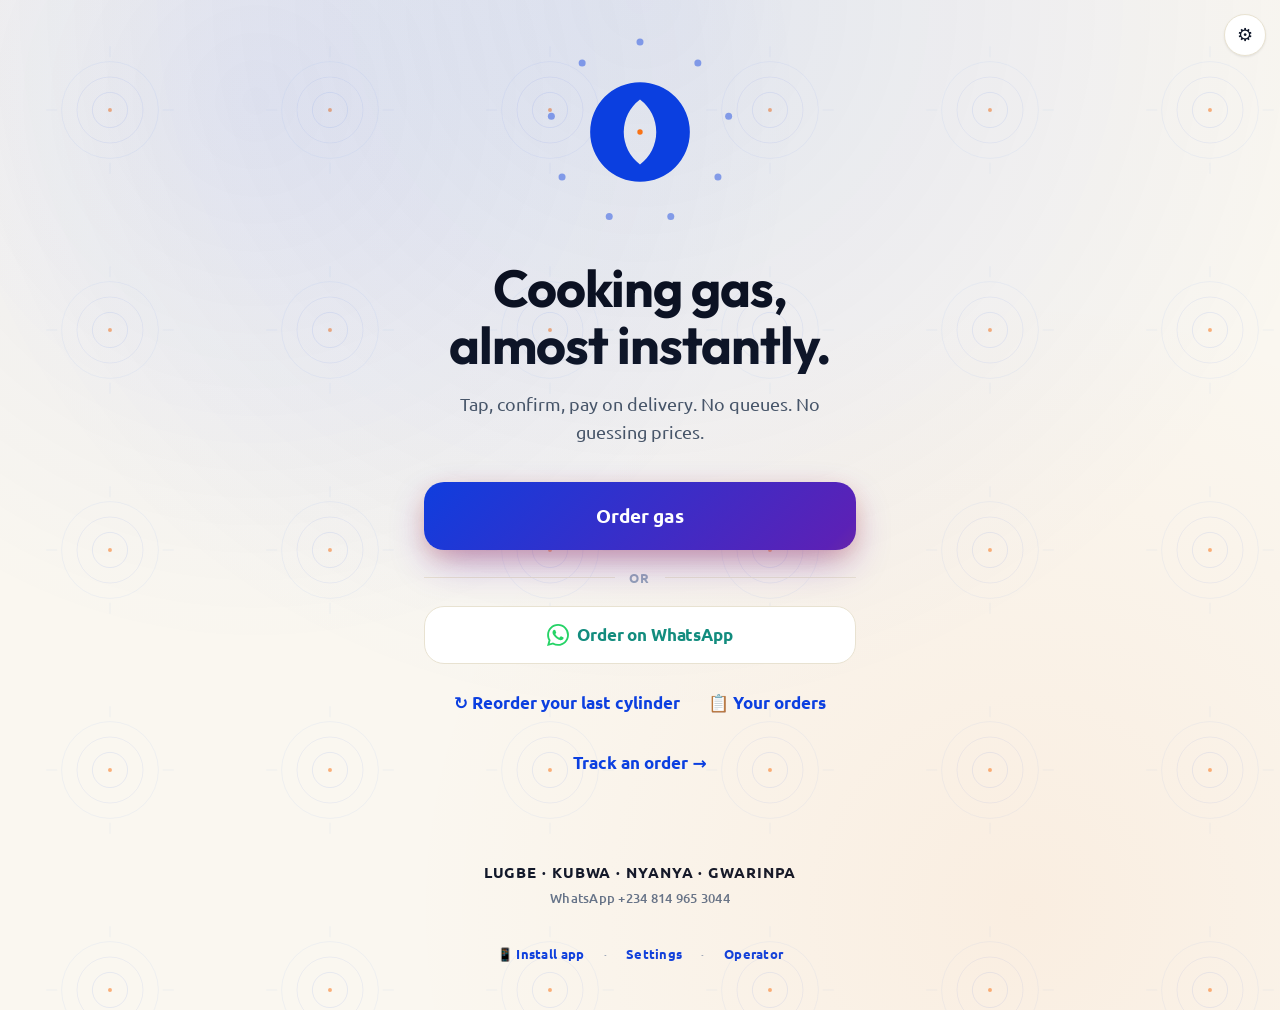
<file: docs/index.html>
<!DOCTYPE html>
<html lang="en">
<head>
  <meta charset="UTF-8">
  <meta name="viewport" content="width=device-width, initial-scale=1, viewport-fit=cover">
  <title>NaijaGaz — Cooking gas, almost instantly</title>
  <meta name="description" content="Cooking gas, almost instantly. Pay on delivery. Lugbe · Kubwa · Nyanya · Gwarinpa.">
  <meta name="theme-color" content="#0B3FE0">
  <link rel="icon" href="icon.svg" type="image/svg+xml">
  <link rel="apple-touch-icon" href="apple-touch-icon.png">
  <link rel="manifest" href="manifest.webmanifest">
  <meta name="apple-mobile-web-app-capable" content="yes">
  <meta name="apple-mobile-web-app-title" content="NaijaGaz">
  <meta name="apple-mobile-web-app-status-bar-style" content="black-translucent">

  <!-- iOS splash images — iOS picks the closest match for the device viewport.
       Portrait only. Generated from docs/splash.svg. -->
  <link rel="apple-touch-startup-image" href="splashes/splash-1290x2796.png"
        media="(device-width: 430px) and (device-height: 932px) and (-webkit-device-pixel-ratio: 3) and (orientation: portrait)">
  <link rel="apple-touch-startup-image" href="splashes/splash-1170x2532.png"
        media="(device-width: 390px) and (device-height: 844px) and (-webkit-device-pixel-ratio: 3) and (orientation: portrait)">
  <link rel="apple-touch-startup-image" href="splashes/splash-750x1334.png"
        media="(device-width: 375px) and (device-height: 667px) and (-webkit-device-pixel-ratio: 2) and (orientation: portrait)">
  <meta property="og:title" content="NaijaGaz — Cooking gas, almost instantly">
  <meta property="og:description" content="Tap, confirm, pay on delivery. No queues.">
  <meta property="og:type" content="website">
  <meta property="og:image" content="https://obiverse.github.io/naijagaz/og-image.png">
  <meta property="og:image:width" content="1200">
  <meta property="og:image:height" content="630">
  <meta property="og:url" content="https://obiverse.github.io/naijagaz/">
  <meta name="twitter:card" content="summary_large_image">
  <meta name="twitter:title" content="NaijaGaz — Cooking gas, almost instantly">
  <meta name="twitter:description" content="Order cooking gas in Abuja. Pay on delivery.">
  <meta name="twitter:image" content="https://obiverse.github.io/naijagaz/og-image.png">
  <link rel="canonical" href="https://obiverse.github.io/naijagaz/">

  <script type="application/ld+json">
  {
    "@context": "https://schema.org",
    "@type": "Organization",
    "name": "NaijaGaz",
    "alternateName": "naijagaz",
    "url": "https://obiverse.github.io/naijagaz/",
    "logo": "https://obiverse.github.io/naijagaz/icon-512.png",
    "image": "https://obiverse.github.io/naijagaz/og-image.png",
    "description": "Order cooking gas in Abuja. Pay on delivery. Lugbe · Kubwa · Nyanya · Gwarinpa.",
    "areaServed": [
      { "@type": "AdministrativeArea", "name": "Abuja, Nigeria" },
      { "@type": "Place", "name": "Lugbe" },
      { "@type": "Place", "name": "Kubwa" },
      { "@type": "Place", "name": "Nyanya" },
      { "@type": "Place", "name": "Gwarinpa" }
    ],
    "contactPoint": [
      { "@type": "ContactPoint", "telephone": "+234-814-965-3044", "contactType": "customer service", "areaServed": "NG", "availableLanguage": ["en"] },
      { "@type": "ContactPoint", "telephone": "+1-240-975-9431", "contactType": "customer service", "areaServed": "US", "availableLanguage": ["en"] }
    ]
  }
  </script>
  <link rel="preconnect" href="https://fonts.googleapis.com">
  <link rel="preconnect" href="https://fonts.gstatic.com" crossorigin>
  <link href="https://fonts.googleapis.com/css2?family=Outfit:wght@400;500;600;700;800&family=Ubuntu:wght@400;500;700&display=swap" rel="stylesheet">
  <link rel="stylesheet" href="css/base.css">
</head>
<body>

<div class="hero-wrap">

  <main class="hero">

    <div class="hero-mark" aria-hidden="true">
      <svg class="orbit" viewBox="0 0 200 200" xmlns="http://www.w3.org/2000/svg">
        <g>
          <circle cx="100"   cy="10"     r="3.5"/>
          <circle cx="157.85" cy="31.06"  r="3.5"/>
          <circle cx="188.63" cy="84.37"  r="3.5"/>
          <circle cx="177.94" cy="145"    r="3.5"/>
          <circle cx="130.78" cy="184.57" r="3.5"/>
          <circle cx="69.22"  cy="184.57" r="3.5"/>
          <circle cx="22.06"  cy="145"    r="3.5"/>
          <circle cx="11.37"  cy="84.37"  r="3.5"/>
          <circle cx="42.15"  cy="31.06"  r="3.5"/>
        </g>
      </svg>
      <img src="icon.svg" alt="NaijaGaz" class="mark-img" width="130" height="130">
    </div>

    <p class="hero-greeting" id="hero-greeting" hidden></p>
    <h1 data-i18n="hero.h1">Cooking gas, almost instantly.</h1>
    <p class="lede" data-i18n="hero.lede">Tap, confirm, pay on delivery. No queues. No guessing prices.</p>

    <div class="hero-actions">
      <a href="order.html" class="btn btn-flame" id="primary-cta" data-i18n="cta.order">Order gas</a>

      <div class="or-divider" data-i18n="or">or</div>

      <a href="#" id="whatsapp-link" class="btn btn-whatsapp">
        <svg viewBox="0 0 24 24" aria-hidden="true">
          <path d="M17.472 14.382c-.297-.149-1.758-.867-2.03-.967-.273-.099-.471-.148-.67.15-.197.297-.767.966-.94 1.164-.173.199-.347.223-.644.075-.297-.15-1.255-.463-2.39-1.475-.883-.788-1.48-1.761-1.653-2.059-.173-.297-.018-.458.13-.606.134-.133.298-.347.446-.52.149-.174.198-.298.298-.497.099-.198.05-.371-.025-.52-.075-.149-.669-1.612-.916-2.207-.242-.579-.487-.5-.669-.51l-.57-.01c-.198 0-.52.074-.792.372s-1.04 1.016-1.04 2.479 1.065 2.876 1.213 3.074c.149.198 2.096 3.2 5.077 4.487.709.306 1.262.489 1.694.625.712.227 1.36.195 1.871.118.571-.085 1.758-.719 2.006-1.413.248-.694.248-1.289.173-1.413-.074-.124-.272-.198-.57-.347m-5.421 7.403h-.004a9.87 9.87 0 01-5.031-1.378l-.361-.214-3.741.982.998-3.648-.235-.374a9.86 9.86 0 01-1.51-5.26c.001-5.45 4.436-9.884 9.888-9.884 2.64 0 5.122 1.03 6.988 2.898a9.825 9.825 0 012.893 6.994c-.003 5.45-4.437 9.884-9.885 9.884m8.413-18.297A11.815 11.815 0 0012.05 0C5.495 0 .16 5.335.157 11.892c0 2.096.547 4.142 1.588 5.945L.057 24l6.305-1.654a11.882 11.882 0 005.683 1.448h.005c6.554 0 11.89-5.335 11.893-11.893a11.821 11.821 0 00-3.48-8.413z"/>
        </svg>
        <span data-i18n="cta.whatsapp">Order on WhatsApp</span>
      </a>

      <a href="again.html" class="btn-link" id="reorder-link" hidden data-i18n="cta.reorder">↻ Reorder your last cylinder</a>
      <a href="orders.html" class="btn-link" id="orders-link" hidden data-i18n="cta.your_orders">📋 Your orders</a>
      <br>
      <a href="#" class="btn-link" id="track-link" data-i18n="cta.track">Track an order →</a>
    </div>

  </main>

  <footer class="footer">
    <p class="footer-districts" data-i18n="footer.districts">LUGBE · KUBWA · NYANYA · GWARINPA</p>
    <p>WhatsApp +234 814 965 3044</p>
    <p style="margin-top: 12px;">
      <a href="#" data-install class="btn-link" style="font-size: var(--fs-caption); padding: 6px 10px;" data-i18n="footer.install">📱 Install app</a>
      <span style="color: var(--ink-400); margin: 0 6px;">·</span>
      <a href="settings.html" class="btn-link" style="font-size: var(--fs-caption); padding: 6px 10px;" data-i18n="footer.settings">Settings</a>
      <span style="color: var(--ink-400); margin: 0 6px;">·</span>
      <a href="admin.html" class="btn-link" style="font-size: var(--fs-caption); padding: 6px 10px;" data-i18n="footer.operator">Operator</a>
    </p>
  </footer>

</div>

<!-- ── Track-an-order bottom sheet ─────────────────── -->
<div class="sheet-backdrop" id="track-sheet" hidden role="dialog" aria-modal="true" aria-labelledby="track-sheet-title">
  <div class="sheet">
    <div class="sheet-handle" aria-hidden="true"></div>
    <h3 id="track-sheet-title">Track an order</h3>
    <p class="sheet-sub">Enter the order ID we sent by SMS.</p>
    <label class="field" style="margin-bottom: 8px;">
      <input id="track-input" type="text" autocomplete="off" autocapitalize="characters" spellcheck="false" placeholder="NG-20260426-0001">
    </label>
    <div class="sheet-actions">
      <button class="btn btn-primary" id="track-go">Track</button>
      <button class="btn btn-ghost" id="track-cancel">Cancel</button>
    </div>
  </div>
</div>

<script type="module">
  import {
    ready, recallLast, getHistory, haptic, primaryOperator,
    inferContext, suggestGreeting, suggestPrimaryCta, track
  } from './shell.js';
  import { WHATSAPP_ORDER_TEMPLATE } from './config.js';

  await ready;
  track('landing_view');

  // ── Smart user-state adaptation ──
  const ctx = inferContext();

  const greeting = suggestGreeting(ctx);
  if (greeting) {
    const el = document.getElementById('hero-greeting');
    el.textContent = greeting;
    el.hidden = false;
  }

  const ctaLabel = suggestPrimaryCta(ctx);
  if (ctaLabel) {
    const cta = document.getElementById('primary-cta');
    cta.textContent = ctaLabel;
    // If reorder-context, deep-link to /again to skip steps
    if (ctx.lastOrderSize && (ctx.isRefillWindow || ctx.isOverdueRefill)) {
      cta.href = 'again.html';
    } else if (ctx.hasUnfinishedDraft) {
      cta.href = 'order.html';
    }
  }

  // ── Reorder + Your orders link visibility ──
  const last = recallLast();
  if (last && last.order_id) {
    document.getElementById('reorder-link').hidden = false;
  }
  const history = getHistory();
  if (history.length >= 1) {
    document.getElementById('orders-link').hidden = false;
  }

  // ── Landing page CTA hits the primary operator (NG line) ──
  const op = primaryOperator();
  document.getElementById('whatsapp-link').href =
    `https://wa.me/${op.number}?text=${encodeURIComponent(WHATSAPP_ORDER_TEMPLATE)}`;
  document.getElementById('whatsapp-link').addEventListener('click', () => haptic(12));

  // ── Track-an-order bottom sheet ──
  const sheet = document.getElementById('track-sheet');
  const input = document.getElementById('track-input');

  function openSheet() {
    sheet.hidden = false;
    requestAnimationFrame(() => input.focus());
  }
  function closeSheet() {
    sheet.classList.add('closing');
    setTimeout(() => {
      sheet.hidden = true;
      sheet.classList.remove('closing');
      input.value = '';
    }, 280);
  }

  document.getElementById('track-link').addEventListener('click', (e) => {
    e.preventDefault();
    openSheet();
  });
  document.getElementById('track-cancel').addEventListener('click', closeSheet);
  sheet.addEventListener('click', (e) => { if (e.target === sheet) closeSheet(); });
  document.addEventListener('keydown', (e) => {
    if (e.key === 'Escape' && !sheet.hidden) closeSheet();
  });

  function go() {
    const id = input.value.trim();
    if (id) location.href = 'track.html?id=' + encodeURIComponent(id);
  }
  document.getElementById('track-go').addEventListener('click', go);
  input.addEventListener('keydown', (e) => { if (e.key === 'Enter') go(); });
</script>

</body>
</html>
</file>
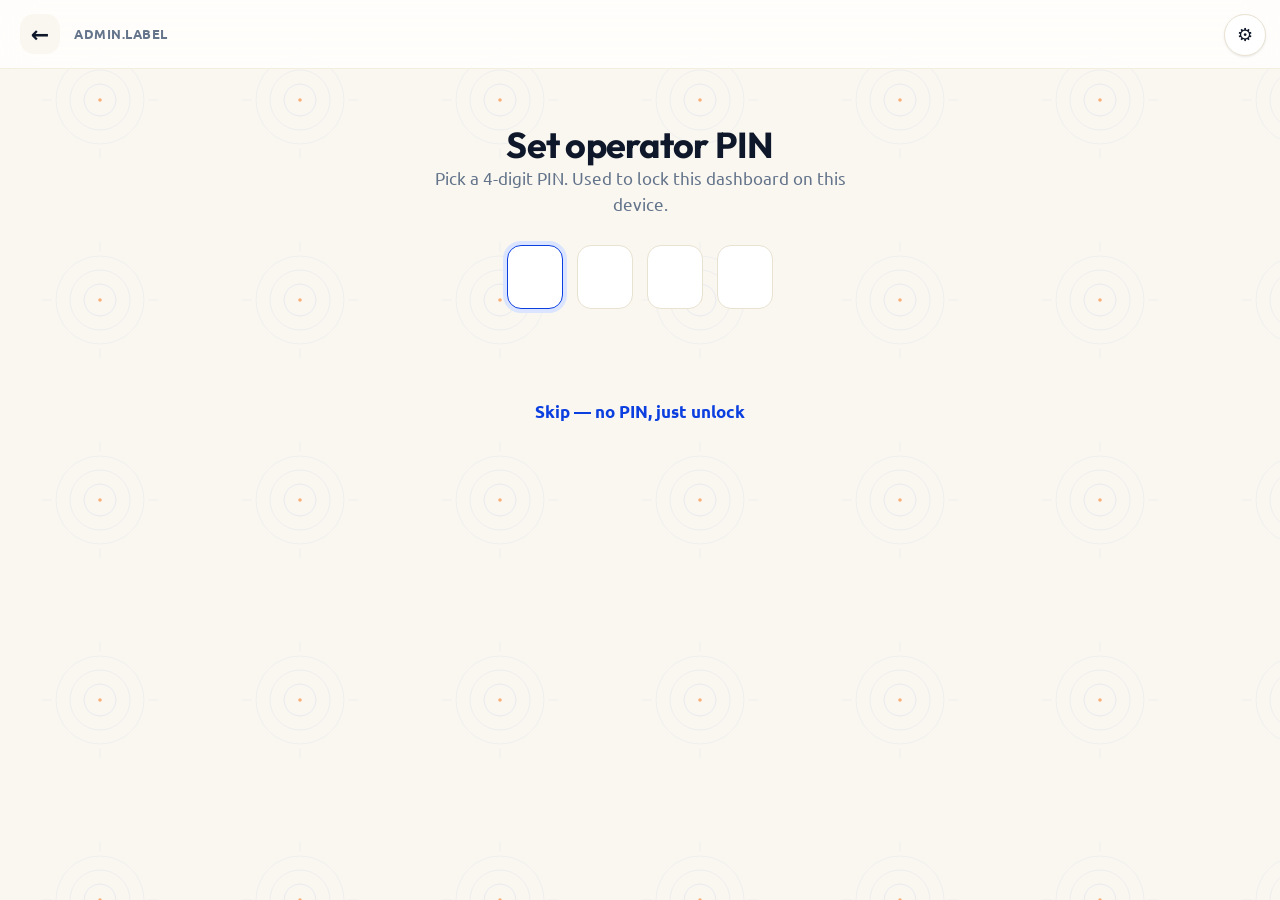
<file: docs/admin.html>
<!DOCTYPE html>
<html lang="en">
<head>
  <meta charset="UTF-8">
  <meta name="viewport" content="width=device-width, initial-scale=1, viewport-fit=cover">
  <title>Operator · NaijaGaz</title>
  <meta name="theme-color" content="#0B3FE0">
  <meta name="robots" content="noindex,nofollow">
  <link rel="icon" href="icon.svg" type="image/svg+xml">
  <link rel="apple-touch-icon" href="apple-touch-icon.png">
  <link rel="manifest" href="manifest.webmanifest">
  <link rel="preconnect" href="https://fonts.googleapis.com">
  <link rel="preconnect" href="https://fonts.gstatic.com" crossorigin>
  <link href="https://fonts.googleapis.com/css2?family=Outfit:wght@400;500;600;700;800&family=Ubuntu:wght@400;500;700&family=JetBrains+Mono:wght@500&display=swap" rel="stylesheet">
  <link rel="stylesheet" href="css/base.css">
</head>
<body>

  <header class="topbar">
    <a href="index.html" class="back" aria-label="Back">←</a>
    <span class="step-label" data-i18n="admin.label">Operator</span>
    <span id="broker-pip" class="broker-pip broker-pip-unconfigured" title="Broker status">·</span>
  </header>

  <main class="container">

    <!-- PIN gate ───────────────────────────────────────── -->
    <section id="auth-gate" hidden style="text-align: center; padding-top: 32px;">
      <h1 id="auth-title">Operator login</h1>
      <p class="muted" id="auth-sub" style="margin-bottom: 28px;">Enter your 4-digit PIN.</p>

      <div class="pin-input">
        <input id="pin-1" type="password" inputmode="numeric" maxlength="1" pattern="[0-9]" autocomplete="off">
        <input id="pin-2" type="password" inputmode="numeric" maxlength="1" pattern="[0-9]" autocomplete="off">
        <input id="pin-3" type="password" inputmode="numeric" maxlength="1" pattern="[0-9]" autocomplete="off">
        <input id="pin-4" type="password" inputmode="numeric" maxlength="1" pattern="[0-9]" autocomplete="off">
      </div>

      <p id="auth-error" class="field-error" style="margin-top: 16px; min-height: 20px;"></p>

      <p id="auth-skip-row" style="margin-top: 28px;" hidden>
        <a href="#" class="btn-link" id="auth-skip">Skip — no PIN, just unlock</a>
      </p>
      <p id="auth-reset-row" style="margin-top: 28px;" hidden>
        <a href="#" class="btn-link" id="auth-reset">Forgot PIN — reset</a>
      </p>
    </section>

    <!-- Dashboard ───────────────────────────────────────── -->
    <section id="dashboard" hidden>

      <div class="orders-head">
        <h1>Today</h1>
        <button class="btn-link" id="lock-btn" type="button" style="font-size: var(--fs-caption);">Lock 🔒</button>
      </div>

      <div class="stats-row">
        <div class="stat">
          <strong id="stat-today-count">—</strong>
          <span>today</span>
        </div>
        <div class="stat">
          <strong id="stat-today-rev">—</strong>
          <span>revenue</span>
        </div>
        <div class="stat">
          <strong id="stat-completion">—</strong>
          <span>delivered</span>
        </div>
        <div class="stat">
          <strong id="stat-week-count">—</strong>
          <span>this week</span>
        </div>
      </div>

      <p class="muted admin-source" id="admin-source-line"></p>

      <div class="filter-section">
        <div class="filter-row">
          <span class="filter-label">Status</span>
          <div class="pill-grid pill-grid-compact" id="status-pills">
            <button type="button" class="pill pill-sm selected" data-status="">All</button>
            <button type="button" class="pill pill-sm" data-status="sent">Sent</button>
            <button type="button" class="pill pill-sm" data-status="CONFIRMED">Confirmed</button>
            <button type="button" class="pill pill-sm" data-status="PREPARING">Preparing</button>
            <button type="button" class="pill pill-sm" data-status="OUT_FOR_DELIVERY">Out</button>
            <button type="button" class="pill pill-sm" data-status="COMPLETED">Done</button>
          </div>
        </div>
        <div class="filter-row">
          <span class="filter-label">District</span>
          <div class="pill-grid pill-grid-compact" id="district-filter-pills">
            <button type="button" class="pill pill-sm selected" data-district="">All</button>
            <button type="button" class="pill pill-sm" data-district="lugbe">Lugbe</button>
            <button type="button" class="pill pill-sm" data-district="kubwa">Kubwa</button>
            <button type="button" class="pill pill-sm" data-district="nyanya">Nyanya</button>
            <button type="button" class="pill pill-sm" data-district="gwarinpa">Gwarinpa</button>
          </div>
        </div>
      </div>

      <div id="admin-empty" hidden style="text-align: center; padding: 48px 0;">
        <p class="lede" style="margin-bottom: 8px;">No orders match.</p>
        <p class="muted">Try widening the filters or refresh.</p>
      </div>

      <div id="admin-list" class="orders-list"></div>

    </section>

    <!-- Order detail sheet ────────────────────────────── -->
    <div class="sheet-backdrop" id="detail-sheet" hidden role="dialog" aria-modal="true" aria-labelledby="detail-title">
      <div class="sheet">
        <button class="install-close" id="detail-close" aria-label="Close" type="button">×</button>
        <div class="sheet-handle" aria-hidden="true"></div>
        <h3 id="detail-title">Order</h3>
        <p class="sheet-sub" id="detail-time"></p>

        <div class="summary" id="detail-summary"></div>

        <p class="muted" style="margin: 16px 0 8px; font-size: var(--fs-caption); text-transform: uppercase; letter-spacing: 0.06em;">Set status</p>
        <div class="status-action-grid" id="detail-status-grid"></div>

        <div class="sheet-actions" style="margin-top: 18px;">
          <a class="btn btn-secondary" id="detail-call" href="#">Call customer</a>
          <a class="btn btn-secondary" id="detail-whatsapp" href="#" target="_blank" rel="noopener">WhatsApp</a>
          <a class="btn btn-secondary" id="detail-maps" href="#" target="_blank" rel="noopener" hidden>Open in Maps</a>
        </div>
      </div>
    </div>

  </main>

  <script type="module">
    import {
      ready, getHistory, findInHistory, updateInHistory,
      naira, relativeTime, haptic, toast, track,
      generateToken, pingBroker, t
    } from './shell.js';

    await ready;
    track('admin_open');

    // Broker status pip in topbar
    (async () => {
      const pip = document.getElementById('broker-pip');
      pip.className = 'broker-pip broker-pip-checking';
      const r = await pingBroker();
      pip.className = 'broker-pip broker-pip-' + r.status;
      pip.title = r.status === 'online' ? `Broker ${r.version || ''}` :
                  r.status === 'offline' ? 'Broker unreachable' :
                  'Broker not configured (local mode)';
    })();

    // ── PIN auth ────────────────────────────────────────
    const PIN_HASH_KEY = 'naijagaz.admin.pin_hash.v1';
    const SESSION_UNLOCK_KEY = 'naijagaz.admin.unlocked';

    async function sha256(s) {
      const buf = new TextEncoder().encode(s);
      const hash = await crypto.subtle.digest('SHA-256', buf);
      return Array.from(new Uint8Array(hash)).map(b => b.toString(16).padStart(2, '0')).join('');
    }

    function isUnlocked() {
      return sessionStorage.getItem(SESSION_UNLOCK_KEY) === '1';
    }
    function setUnlocked() {
      sessionStorage.setItem(SESSION_UNLOCK_KEY, '1');
    }
    function lock() {
      sessionStorage.removeItem(SESSION_UNLOCK_KEY);
    }
    function hasPin() {
      return !!localStorage.getItem(PIN_HASH_KEY);
    }
    async function setPin(pin) {
      localStorage.setItem(PIN_HASH_KEY, await sha256(pin));
    }
    async function verifyPin(pin) {
      const stored = localStorage.getItem(PIN_HASH_KEY);
      return stored && stored === await sha256(pin);
    }

    const pinInputs = [1, 2, 3, 4].map(i => document.getElementById(`pin-${i}`));
    const authError = document.getElementById('auth-error');
    const authTitle = document.getElementById('auth-title');
    const authSub = document.getElementById('auth-sub');
    const authSkipRow = document.getElementById('auth-skip-row');
    const authResetRow = document.getElementById('auth-reset-row');

    let pinMode = 'login'; // 'login' | 'create' | 'confirm'
    let pinFirstAttempt = '';

    async function bootAuth() {
      if (isUnlocked()) {
        showDashboard();
        return;
      }
      if (!hasPin()) {
        // First-run: offer to create or skip
        pinMode = 'create';
        authTitle.textContent = 'Set operator PIN';
        authSub.textContent = 'Pick a 4-digit PIN. Used to lock this dashboard on this device.';
        authSkipRow.hidden = false;
      } else {
        pinMode = 'login';
        authTitle.textContent = 'Operator login';
        authSub.textContent = 'Enter your 4-digit PIN.';
        authResetRow.hidden = false;
      }
      document.getElementById('auth-gate').hidden = false;
      pinInputs[0].focus();
    }

    pinInputs.forEach((el, i) => {
      el.addEventListener('input', () => {
        if (el.value && i < 3) pinInputs[i + 1].focus();
        if (pinInputs.every(x => x.value)) tryPin(pinInputs.map(x => x.value).join(''));
      });
      el.addEventListener('keydown', (e) => {
        if (e.key === 'Backspace' && !el.value && i > 0) pinInputs[i - 1].focus();
      });
    });

    async function tryPin(pin) {
      authError.textContent = '';
      if (pinMode === 'create') {
        pinFirstAttempt = pin;
        pinMode = 'confirm';
        authTitle.textContent = 'Confirm PIN';
        authSub.textContent = 'Enter the same PIN once more.';
        authSkipRow.hidden = true;
        clearPin();
        haptic(8);
      } else if (pinMode === 'confirm') {
        if (pin !== pinFirstAttempt) {
          authError.textContent = 'PINs do not match. Start again.';
          haptic([60, 40, 60]);
          pinMode = 'create';
          pinFirstAttempt = '';
          authTitle.textContent = 'Set operator PIN';
          authSub.textContent = 'Pick a 4-digit PIN.';
          clearPin();
          return;
        }
        await setPin(pin);
        setUnlocked();
        haptic([20, 60, 20]);
        toast('PIN set ✓');
        showDashboard();
      } else {
        if (await verifyPin(pin)) {
          setUnlocked();
          haptic([20, 60, 20]);
          showDashboard();
        } else {
          authError.textContent = 'Wrong PIN. Try again.';
          haptic([60, 40, 60]);
          clearPin();
        }
      }
    }

    function clearPin() {
      pinInputs.forEach(el => { el.value = ''; });
      pinInputs[0].focus();
    }

    document.getElementById('auth-skip').addEventListener('click', (e) => {
      e.preventDefault();
      setUnlocked();
      showDashboard();
    });

    document.getElementById('auth-reset').addEventListener('click', (e) => {
      e.preventDefault();
      if (!confirm('Reset PIN? You will need to set a new one.')) return;
      localStorage.removeItem(PIN_HASH_KEY);
      lock();
      bootAuth();
    });

    document.getElementById('lock-btn').addEventListener('click', () => {
      lock();
      location.reload();
    });

    // ── Dashboard ──────────────────────────────────────
    function showDashboard() {
      document.getElementById('auth-gate').hidden = true;
      document.getElementById('dashboard').hidden = false;
      track('admin_unlocked');
      renderDashboard();
    }

    const STATUS_LABEL = {
      sent: 'Sent', NEW: 'Received', CONFIRMED: 'Confirmed', PREPARING: 'Preparing',
      OUT_FOR_DELIVERY: 'On the way', COMPLETED: 'Delivered',
      delivered: 'Delivered', CANCELLED: 'Cancelled',
    };
    const STATUS_NEXT = {
      sent:               ['CONFIRMED', 'PREPARING', 'OUT_FOR_DELIVERY', 'COMPLETED', 'CANCELLED'],
      NEW:                ['CONFIRMED', 'PREPARING', 'OUT_FOR_DELIVERY', 'COMPLETED', 'CANCELLED'],
      CONFIRMED:          ['PREPARING', 'OUT_FOR_DELIVERY', 'COMPLETED', 'CANCELLED'],
      PREPARING:          ['OUT_FOR_DELIVERY', 'COMPLETED', 'CANCELLED'],
      OUT_FOR_DELIVERY:   ['COMPLETED', 'CANCELLED'],
      COMPLETED:          [],
      delivered:          [],
      CANCELLED:          [],
    };
    const districtLabel = { lugbe: 'Lugbe', kubwa: 'Kubwa', nyanya: 'Nyanya', gwarinpa: 'Gwarinpa' };

    let filterStatus = '';
    let filterDistrict = '';

    function renderDashboard() {
      const all = getHistory();
      const todayKey = new Date().toISOString().slice(0, 10);
      const today = all.filter(o => o.timestamp && new Date(o.timestamp).toISOString().slice(0, 10) === todayKey);

      const weekStart = Date.now() - 7 * 24 * 60 * 60 * 1000;
      const week = all.filter(o => o.timestamp && o.timestamp >= weekStart);

      const todayRev = today.reduce((s, o) => s + (o.price || 0), 0);
      const todayDelivered = today.filter(o => o.status === 'delivered' || o.status === 'COMPLETED').length;
      const completion = today.length ? Math.round((todayDelivered / today.length) * 100) : 0;

      document.getElementById('stat-today-count').textContent = today.length;
      document.getElementById('stat-today-rev').textContent = naira(todayRev).replace(/,000$/, 'k').replace(/(\d),(\d{3})$/, '$1.$2k');
      document.getElementById('stat-completion').textContent = today.length ? `${completion}%` : '—';
      document.getElementById('stat-week-count').textContent = week.length;

      document.getElementById('admin-source-line').textContent =
        all.length === 0
          ? 'No orders on this device yet. Once orders are placed (via PWA or WhatsApp), they appear here.'
          : `${all.length} total order${all.length === 1 ? '' : 's'} in local history. (Broker mode: future. Local mode: now.)`;

      const list = document.getElementById('admin-list');
      list.innerHTML = '';

      let filtered = all.slice();
      if (filterStatus) filtered = filtered.filter(o => (o.status || 'sent') === filterStatus);
      if (filterDistrict) filtered = filtered.filter(o => o.district === filterDistrict);

      if (filtered.length === 0) {
        document.getElementById('admin-empty').hidden = false;
      } else {
        document.getElementById('admin-empty').hidden = true;
        filtered.forEach(o => {
          const card = document.createElement('button');
          card.className = 'order-card admin-order-card';
          card.type = 'button';

          const statusKey = o.status || 'sent';
          const statusClass = statusKey.toLowerCase().replace(/_/g, '-');
          const statusLabel = STATUS_LABEL[statusKey] || statusKey;

          card.innerHTML = `
            <div class="order-card-row">
              <span class="order-status order-status-${statusClass}">${statusLabel}</span>
              <time class="order-time">${relativeTime(o.timestamp)}</time>
            </div>
            <div class="order-card-row order-card-summary">
              <strong>${o.size}kg · ${naira(o.price || 0)}</strong>
              <span class="order-district">${districtLabel[o.district] || ''}</span>
            </div>
            <div class="order-card-row order-card-foot">
              <code class="order-id">${o.order_id}</code>
              <span class="order-customer">${o.name || o.phone || ''}</span>
            </div>
          `;
          card.addEventListener('click', () => openDetail(o.order_id));
          list.appendChild(card);
        });
      }
    }

    // ── Filters ────────────────────────────────────────
    function wireFilterPills(container, key) {
      container.querySelectorAll('.pill').forEach(p => {
        p.addEventListener('click', () => {
          container.querySelectorAll('.pill').forEach(x => x.classList.remove('selected'));
          p.classList.add('selected');
          if (key === 'status') filterStatus = p.dataset.status;
          if (key === 'district') filterDistrict = p.dataset.district;
          haptic(8);
          renderDashboard();
        });
      });
    }
    wireFilterPills(document.getElementById('status-pills'), 'status');
    wireFilterPills(document.getElementById('district-filter-pills'), 'district');

    // ── Detail sheet ───────────────────────────────────
    let _currentDetailId = null;

    function openDetail(orderId) {
      const o = findInHistory(orderId);
      if (!o) return;
      _currentDetailId = orderId;
      track('admin_detail_open', { order_id: orderId });

      document.getElementById('detail-title').textContent =
        `${o.size}kg · ${naira(o.price || 0)}`;
      document.getElementById('detail-time').textContent = relativeTime(o.timestamp);

      const safe = (s) => String(s || '').replace(/[&<>"']/g, c => ({ '&': '&amp;', '<': '&lt;', '>': '&gt;', '"': '&quot;', "'": '&#39;' }[c]));
      document.getElementById('detail-summary').innerHTML = `
        <div class="summary-row"><span class="label">Customer</span><span class="value">${safe(o.name) || '<em class="muted">no name</em>'}</span></div>
        <div class="summary-row"><span class="label">Phone</span><span class="value">${safe(o.phone)}</span></div>
        <div class="summary-row"><span class="label">District</span><span class="value">${districtLabel[o.district] || ''}</span></div>
        <div class="summary-row"><span class="label">Address</span><span class="value">${safe(o.address)}${o.landmark ? '<br><small class="muted">' + safe(o.landmark) + '</small>' : ''}</span></div>
        ${o.gps_lat ? `<div class="summary-row"><span class="label">GPS</span><span class="value"><code style="font-size:12px;">${o.gps_lat.toFixed(5)}, ${o.gps_lng.toFixed(5)}</code></span></div>` : ''}
        <div class="summary-row"><span class="label">Payment</span><span class="value">${o.payment || ''} on delivery</span></div>
        <div class="summary-row"><span class="label">Source</span><span class="value">${o.mode === 'whatsapp' ? 'WhatsApp · ' + (o.operator || '') : 'Broker'}</span></div>
        <div class="summary-row"><span class="label">Order ID</span><span class="value"><code style="font-size:11px;">${o.order_id}</code></span></div>
      `;

      // Status action buttons
      const grid = document.getElementById('detail-status-grid');
      grid.innerHTML = '';
      const next = STATUS_NEXT[o.status || 'sent'] || [];
      if (next.length === 0) {
        grid.innerHTML = '<p class="muted" style="font-size: var(--fs-body-sm);">Order is in a terminal state.</p>';
      } else {
        next.forEach(status => {
          const btn = document.createElement('button');
          btn.type = 'button';
          btn.className = 'btn btn-secondary status-action-btn';
          btn.textContent = `→ ${STATUS_LABEL[status] || status}`;
          if (status === 'COMPLETED') btn.classList.add('status-action-positive');
          if (status === 'CANCELLED') btn.classList.add('status-action-negative');
          btn.addEventListener('click', () => updateStatus(orderId, status));
          grid.appendChild(btn);
        });
      }

      // Customer contact actions
      document.getElementById('detail-call').href = o.phone ? 'tel:' + o.phone : '#';
      document.getElementById('detail-whatsapp').href = o.phone
        ? `https://wa.me/${o.phone.replace(/[^\d]/g, '')}?text=${encodeURIComponent(`NaijaGaz: about your ${o.size}kg order ${o.order_id}`)}`
        : '#';
      const mapsLink = document.getElementById('detail-maps');
      if (o.gps_lat && o.gps_lng) {
        mapsLink.href = `https://www.google.com/maps?q=${o.gps_lat},${o.gps_lng}`;
        mapsLink.hidden = false;
      } else {
        mapsLink.hidden = true;
      }

      const sheet = document.getElementById('detail-sheet');
      sheet.hidden = false;
    }

    function closeDetail() {
      const sheet = document.getElementById('detail-sheet');
      sheet.classList.add('closing');
      setTimeout(() => { sheet.hidden = true; sheet.classList.remove('closing'); }, 280);
    }
    document.getElementById('detail-close').addEventListener('click', closeDetail);
    document.getElementById('detail-sheet').addEventListener('click', (e) => {
      if (e.target.id === 'detail-sheet') closeDetail();
    });
    document.addEventListener('keydown', (e) => {
      if (e.key === 'Escape' && !document.getElementById('detail-sheet').hidden) closeDetail();
    });

    function updateStatus(orderId, newStatus) {
      updateInHistory(orderId, {
        status: newStatus,
        ...(newStatus === 'COMPLETED' || newStatus === 'delivered' ? { delivered_at: Date.now() } : {}),
      });
      track('admin_status_update', { order_id: orderId, status: newStatus });
      haptic([20, 40, 20]);
      toast(`Updated → ${STATUS_LABEL[newStatus] || newStatus}`);
      renderDashboard();
      openDetail(orderId);
    }

    // ── Boot ──
    bootAuth();
  </script>

</body>
</html>
</file>
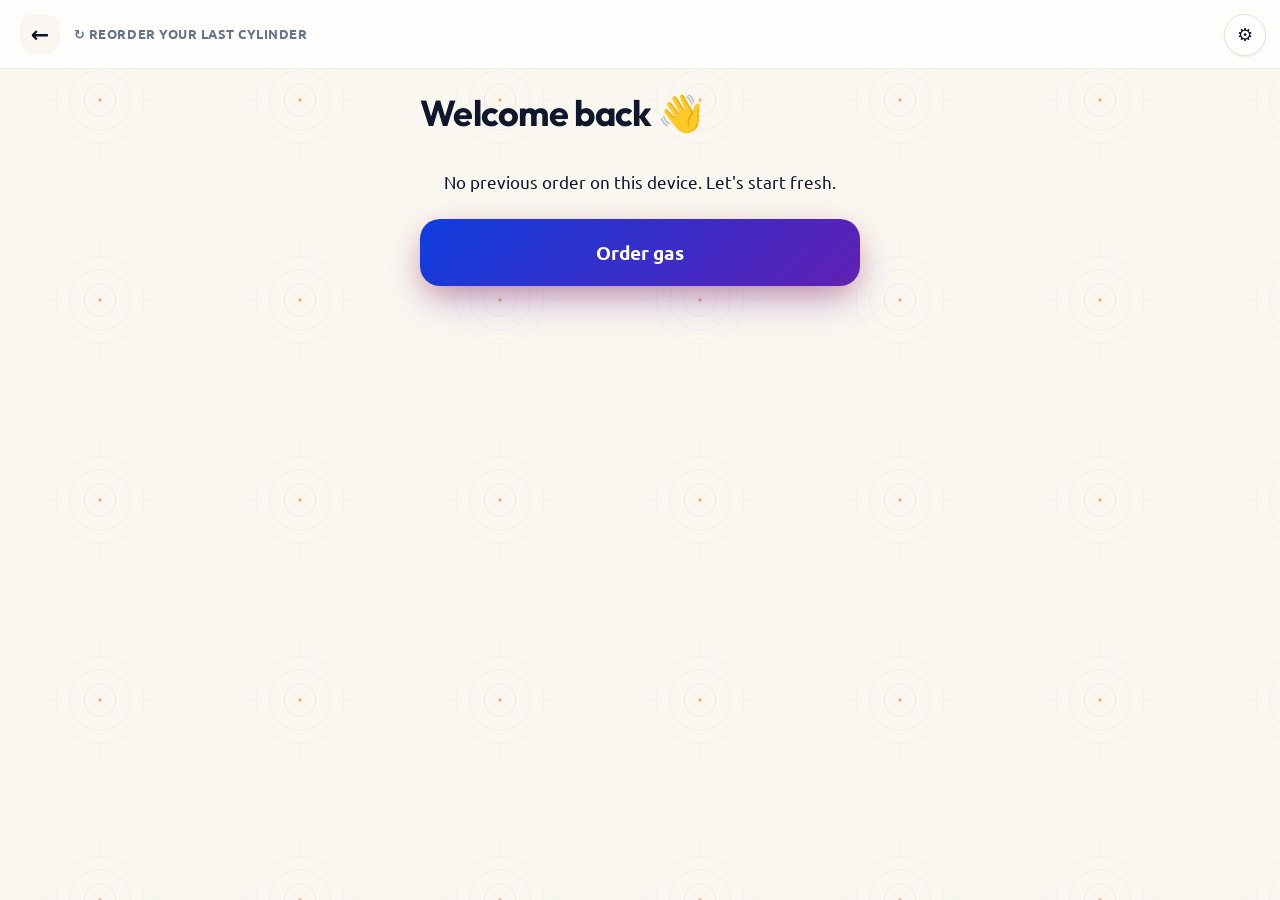
<file: docs/again.html>
<!DOCTYPE html>
<html lang="en">
<head>
  <meta charset="UTF-8">
  <meta name="viewport" content="width=device-width, initial-scale=1, viewport-fit=cover">
  <title>Reorder · NaijaGaz</title>
  <meta name="theme-color" content="#0B3FE0">
  <link rel="icon" href="icon.svg" type="image/svg+xml">
  <link rel="apple-touch-icon" href="apple-touch-icon.png">
  <link rel="manifest" href="manifest.webmanifest">
  <link rel="preconnect" href="https://fonts.googleapis.com">
  <link rel="preconnect" href="https://fonts.gstatic.com" crossorigin>
  <link href="https://fonts.googleapis.com/css2?family=Outfit:wght@400;500;600;700;800&family=Ubuntu:wght@400;500;700&display=swap" rel="stylesheet">
  <link rel="stylesheet" href="css/base.css">
</head>
<body>

  <header class="topbar">
    <a href="index.html" class="back" aria-label="Back">←</a>
    <span class="step-label" data-i18n="cta.reorder">Reorder</span>
  </header>

  <main class="container">
    <h1 style="margin-bottom: 12px;" data-i18n="reorder.welcome">Welcome back 👋</h1>
    <p class="muted" id="intro" style="margin-bottom: 28px;" data-i18n="reorder.intro_loading">Loading your last order…</p>

    <div class="summary" id="last-summary" hidden></div>

    <div id="actions" hidden style="margin-top: 20px;">
      <a class="btn btn-flame" href="order.html" id="reorder-btn" data-i18n="reorder.again">Place this order again</a>
      <a class="btn btn-secondary" href="order.html" style="margin-top: 12px;" id="change-btn" data-i18n="reorder.change">Change something</a>
      <a class="btn-link" href="orders.html" id="all-orders-link" hidden style="display: block; text-align: center; margin-top: 16px;">View all your orders →</a>
    </div>

    <div id="empty" hidden style="text-align: center; padding-top: 24px;">
      <p class="lede" style="margin-bottom: 24px;" data-i18n="reorder.empty">No previous order on this device. Let's start fresh.</p>
      <a href="order.html" class="btn btn-flame" data-i18n="cta.order">Order gas</a>
    </div>
  </main>

  <script type="module">
    import { ready, recallLast, saveDraft, getHistory } from './shell.js';

    await ready;

    const last = recallLast();
    const history = getHistory();
    if (history.length > 1) {
      document.getElementById('all-orders-link').hidden = false;
    }

    if (!last || !last.order_id) {
      document.getElementById('intro').hidden = true;
      document.getElementById('empty').hidden = false;
    } else {
      document.getElementById('intro').textContent =
        `Your last order was a ${last.size}kg cylinder.`;
      document.getElementById('last-summary').innerHTML = `
        <div class="summary-row"><span class="label">Cylinder</span><span class="value">${last.size}kg refill</span></div>
        <div class="summary-row"><span class="label">Order</span><span class="value">${last.order_id}</span></div>
      `;
      document.getElementById('last-summary').hidden = false;
      document.getElementById('actions').hidden = false;

      // Pre-fill draft so order.html opens straight to step 2 with size pre-picked
      document.getElementById('reorder-btn').addEventListener('click', () => {
        saveDraft({ size: last.size, step: 2 });
      });
      document.getElementById('change-btn').addEventListener('click', () => {
        saveDraft({}); // start fresh but don't lose memory of last
      });
    }
  </script>

</body>
</html>
</file>
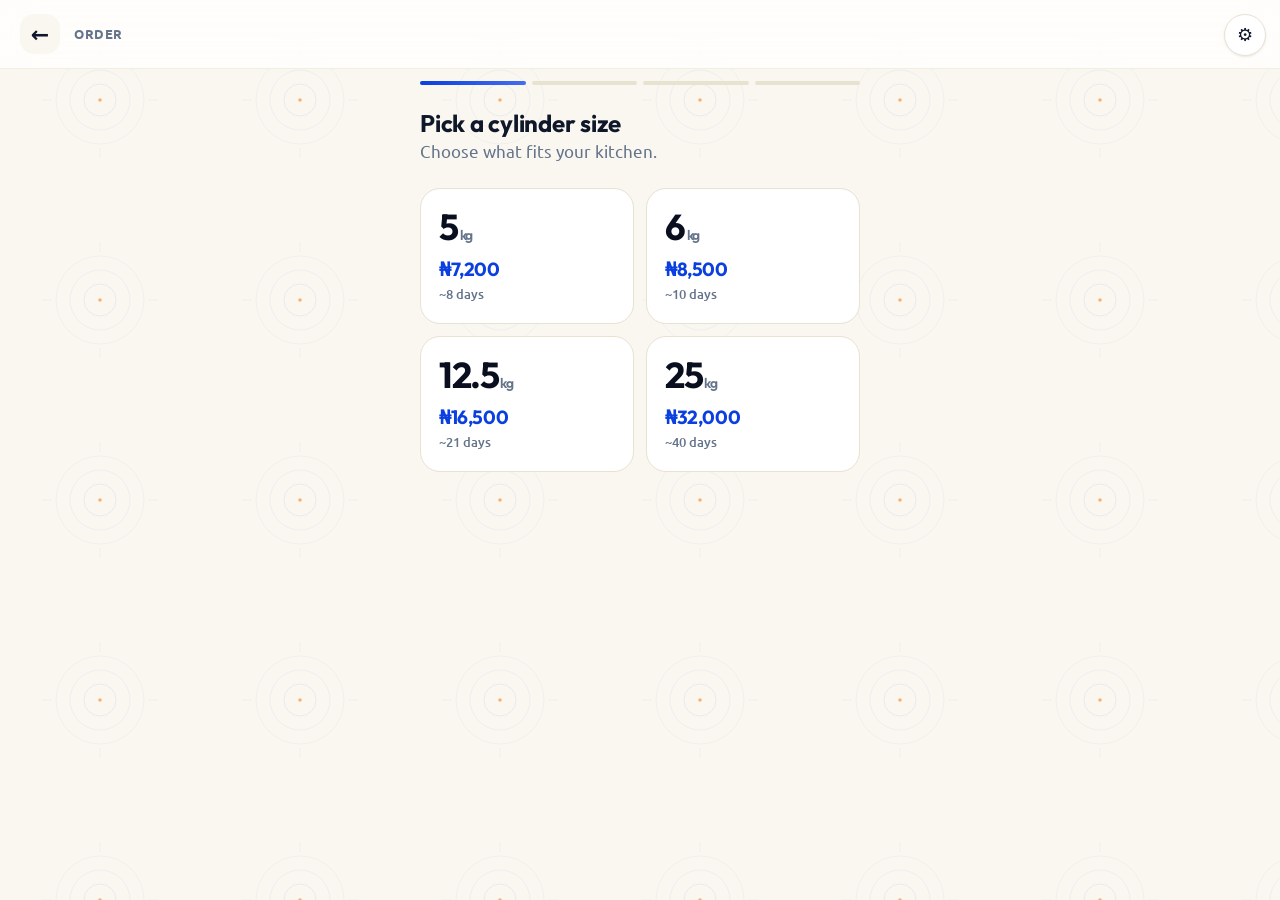
<file: docs/order.html>
<!DOCTYPE html>
<html lang="en">
<head>
  <meta charset="UTF-8">
  <meta name="viewport" content="width=device-width, initial-scale=1, viewport-fit=cover">
  <title>Order Gas · NaijaGaz</title>
  <meta name="theme-color" content="#0B3FE0">
  <link rel="icon" href="icon.svg" type="image/svg+xml">
  <link rel="apple-touch-icon" href="apple-touch-icon.png">
  <link rel="manifest" href="manifest.webmanifest">
  <link rel="preconnect" href="https://fonts.googleapis.com">
  <link rel="preconnect" href="https://fonts.gstatic.com" crossorigin>
  <link href="https://fonts.googleapis.com/css2?family=Outfit:wght@400;500;600;700;800&family=Ubuntu:wght@400;500;700&display=swap" rel="stylesheet">
  <link rel="stylesheet" href="css/base.css">
</head>
<body>

  <header class="topbar">
    <a href="index.html" class="back" aria-label="Back">←</a>
    <span class="step-label">Order</span>
  </header>

  <div class="stepper" aria-hidden="true">
    <span class="seg" data-seg="1"></span>
    <span class="seg" data-seg="2"></span>
    <span class="seg" data-seg="3"></span>
    <span class="seg" data-seg="4"></span>
  </div>

  <main class="container">

    <!-- ── Step 1: cylinder size ─────────────────── -->
    <section class="step" data-step="1">
      <h2 data-i18n="step.size">Pick a cylinder size</h2>
      <p class="muted" style="margin-bottom: 24px;" data-i18n="step.size.sub">Choose what fits your kitchen.</p>
      <div class="size-grid" id="size-grid"></div>
    </section>

    <!-- ── Step 2: address ─────────────────────────── -->
    <section class="step" data-step="2" hidden>
      <h2 data-i18n="step.address">Where to deliver?</h2>
      <p class="muted" style="margin-bottom: 18px;" data-i18n="step.address.sub">A clear address gets the rider to you faster.</p>

      <!-- Saved-address quick-pick (hidden when none) -->
      <div id="saved-addr-row" hidden style="margin-bottom: 18px;">
        <p class="muted" style="font-size: var(--fs-caption); font-weight: 600; text-transform: uppercase; letter-spacing: 0.06em; margin: 0 0 8px;" data-i18n="addr.pick">Use a saved address</p>
        <div class="address-chips" id="saved-addr-chips"></div>
        <p class="muted" style="font-size: var(--fs-caption); margin: 10px 0 0;" data-i18n="addr.or_new">or type a new one below</p>
      </div>

      <div class="field">
        <span data-i18n="field.district">District</span>
        <div class="pill-grid" id="district-pills" role="radiogroup" aria-label="District">
          <button type="button" class="pill" data-district="lugbe"    role="radio" aria-checked="false">Lugbe</button>
          <button type="button" class="pill" data-district="kubwa"    role="radio" aria-checked="false">Kubwa</button>
          <button type="button" class="pill" data-district="nyanya"   role="radio" aria-checked="false">Nyanya</button>
          <button type="button" class="pill" data-district="gwarinpa" role="radio" aria-checked="false">Gwarinpa</button>
        </div>
      </div>
      <label class="field">
        <span data-i18n="field.address">Address</span>
        <button type="button" id="gps-btn" class="gps-button">
          <svg width="18" height="18" viewBox="0 0 24 24" fill="currentColor" aria-hidden="true">
            <path d="M12 2L9.91 8.91L3 9.27l5.45 4.97L7.36 21L12 17.27L16.64 21l-1.09-6.76L21 9.27l-6.91-.36z" opacity="0.2"/>
            <path d="M12 8a4 4 0 100 8 4 4 0 000-8zm0 6a2 2 0 110-4 2 2 0 010 4zm0-12C7.03 2 3 6.03 3 11c0 6.75 9 11 9 11s9-4.25 9-11c0-4.97-4.03-9-9-9zm0 18.71c-1.79-1.32-7-5.4-7-9.71 0-3.86 3.14-7 7-7s7 3.14 7 7c0 4.31-5.21 8.39-7 9.71z"/>
          </svg>
          <span id="gps-btn-text" data-i18n="gps.use">Use my location</span>
        </button>
        <textarea id="f-address" rows="3" required data-i18n="field.address.ph" data-i18n-attr="placeholder" placeholder="Estate / street / house number"></textarea>
      </label>
      <label class="field">
        <span><span data-i18n="field.landmark">Landmark</span> <small class="muted" data-i18n="field.optional">(optional)</small></span>
        <input id="f-landmark" type="text" autocomplete="off" data-i18n="field.landmark.ph" data-i18n-attr="placeholder" placeholder="Near the mosque, by the school…">
      </label>
      <div class="actions">
        <button class="btn btn-secondary" data-back data-i18n="btn.back">Back</button>
        <button class="btn btn-primary" data-next data-i18n="btn.continue">Continue</button>
      </div>
    </section>

    <!-- ── Step 3: phone + payment ─────────────────── -->
    <section class="step" data-step="3" hidden>
      <h2 data-i18n="step.contact">How can we reach you?</h2>
      <p class="muted" style="margin-bottom: 24px;" data-i18n="step.contact.sub">For SMS updates and the rider's call.</p>

      <div class="field" id="phone-field">
        <span data-i18n="field.phone">Phone number</span>
        <div class="input-with-flag">
          <span class="flag-tag" aria-hidden="true">🇳🇬 NG</span>
          <input id="f-phone" type="tel" inputmode="tel" autocomplete="tel" required data-i18n="field.phone.ph" data-i18n-attr="placeholder" placeholder="0801 234 5678">
        </div>
      </div>
      <label class="field">
        <span><span data-i18n="field.name">Your name</span> <small class="muted" data-i18n="field.optional">(optional)</small></span>
        <input id="f-name" type="text" autocomplete="given-name" data-i18n="field.name.ph" data-i18n-attr="placeholder" placeholder="Aisha">
      </label>
      <fieldset class="field">
        <legend data-i18n="payment.legend">Payment on delivery</legend>
        <label class="radio">
          <input type="radio" name="payment" value="cash" checked> <span data-i18n="payment.cash">Cash</span>
        </label>
        <label class="radio">
          <input type="radio" name="payment" value="transfer"> <span data-i18n="payment.transfer">Bank transfer</span>
        </label>
        <label class="radio">
          <input type="radio" name="payment" value="pos"> <span data-i18n="payment.pos">POS</span>
        </label>
      </fieldset>
      <div class="actions">
        <button class="btn btn-secondary" data-back data-i18n="btn.back">Back</button>
        <button class="btn btn-primary" data-next data-i18n="btn.continue">Continue</button>
      </div>
    </section>

    <!-- ── Step 4: confirm ─────────────────────────── -->
    <section class="step" data-step="4" hidden>
      <h2 data-i18n="step.confirm">Confirm your order</h2>
      <p class="muted" style="margin-bottom: 20px;" data-i18n="step.confirm.sub">Review, then place it.</p>

      <div class="summary" id="summary"></div>

      <div class="actions">
        <button class="btn btn-secondary" data-back data-i18n="btn.back">Back</button>
        <button class="btn btn-flame" id="submit-btn" data-i18n="btn.place_order">Place order</button>
      </div>
      <p id="submit-status" class="status-text" style="margin-top: 16px;"></p>
    </section>

    <!-- ── Step 5: success ─────────────────────────── -->
    <section class="step success-step" data-step="5" hidden>
      <div class="success-mark" aria-hidden="true">
        <svg class="success-orbit" viewBox="0 0 280 280" xmlns="http://www.w3.org/2000/svg">
          <g>
            <circle cx="140"   cy="14"     r="4.5"/>
            <circle cx="221"   cy="43.5"   r="4.5"/>
            <circle cx="264.1" cy="118.1"  r="4.5"/>
            <circle cx="249.1" cy="203"    r="4.5"/>
            <circle cx="183.1" cy="258.4"  r="4.5"/>
            <circle cx="96.9"  cy="258.4"  r="4.5"/>
            <circle cx="30.9"  cy="203"    r="4.5"/>
            <circle cx="15.9"  cy="118.1"  r="4.5"/>
            <circle cx="59"    cy="43.5"   r="4.5"/>
          </g>
        </svg>
        <img src="icon.svg" class="success-flame" alt="">
      </div>
      <h2 class="success-title" style="margin-bottom: 14px;" id="success-headline" data-i18n="success.title">Order sent 🔥</h2>
      <p class="success-id" id="success-summary">—</p>
      <p class="success-sub" data-i18n="success.sub">Send to both operators so the first available picks it up.</p>
      <div id="op-cta-stack" style="display: grid; gap: 12px; margin-top: 28px;"></div>

      <!-- Save this address — only when the order address is novel -->
      <div class="install-card" id="save-address-card" hidden style="margin-top: 18px;">
        <span class="install-card-icon">📍</span>
        <div class="install-card-body">
          <p data-i18n="addr.save_prompt">Save this address for next time?</p>
          <small id="save-address-preview"></small>
        </div>
        <button id="save-address-yes" type="button" data-i18n="addr.save_yes">Save it</button>
      </div>

      <!-- Web Share button — surfaces only when navigator.share is available -->
      <button class="btn btn-secondary" id="share-btn" type="button" hidden style="margin-top: 14px;" data-i18n="success.share">
        Share with a friend ↗
      </button>

      <!-- Install card — appears once when installable + not yet installed/dismissed -->
      <div class="install-card" id="install-card-success" hidden>
        <span class="install-card-icon">📱</span>
        <div class="install-card-body">
          <p>Install NaijaGaz</p>
          <small>One-tap reorders next time</small>
        </div>
        <button data-install type="button">Install</button>
      </div>

      <a href="index.html" class="btn-link" style="display:block; text-align:center; margin-top: 14px;" data-i18n="success.back_home">← Back to home</a>
    </section>

  </main>

  <script type="module">
    import {
      ready, catalog, naira, phone, price, districtOk, paymentOk,
      saveDraft, loadDraft, clearDraft, rememberLast, submitOrder, isOnline, haptic,
      ORDER_MODE, composeWhatsAppOrderUrl, composeAllOperatorUrls,
      primaryOperator, WHATSAPP_GROUP_INVITE,
      isInstalled, isInstallable, isIOS, trackEngagement,
      generateToken, track, canShare, shareOrder,
      getAddresses, addAddress, defaultAddress, isAddressNovel, t
    } from './shell.js';

    await ready;
    track('order_page_open');

    // ── State ──
    // Pre-fill from default saved address when available (powerful UX:
    // a returning customer with a default address skips most of step 2).
    const _def = defaultAddress();
    const state = Object.assign({
      size: '',
      district: _def?.district || '',
      address:  _def?.address  || '',
      landmark: _def?.landmark || '',
      phone: '', name: '', payment: 'cash',
      gps_lat: _def?.gps_lat || null,
      gps_lng: _def?.gps_lng || null,
      step: 1,
    }, loadDraft());

    // ── Render cylinder size cards from Wasm catalog ──
    const grid = document.getElementById('size-grid');
    catalog().forEach(({ size, price: p, days }) => {
      const btn = document.createElement('button');
      btn.type = 'button';
      btn.className = 'size-card' + (state.size === size ? ' selected' : '');
      btn.dataset.size = size;
      btn.innerHTML = `
        <div class="size">${size}<small>kg</small></div>
        <div class="price">${naira(p)}</div>
        <div class="days">~${days} days</div>
      `;
      btn.addEventListener('click', () => {
        state.size = size;
        document.querySelectorAll('.size-card').forEach(c => c.classList.toggle('selected', c.dataset.size === size));
        saveDraft(state);
        haptic(15);
        setTimeout(() => goto(2), 220);
      });
      grid.appendChild(btn);
    });

    // ── Step navigation ──
    function goto(n) {
      state.step = n;
      saveDraft(state);
      document.querySelectorAll('.step').forEach(s => s.hidden = Number(s.dataset.step) !== n);
      updateStepper(n);
      window.scrollTo({ top: 0, behavior: 'smooth' });
      if (n === 4) renderSummary();
      track('order_step', { step: n, size: state.size, district: state.district });
    }

    function updateStepper(n) {
      // On step 5 (success), all 4 segments read as done.
      const effective = Math.min(n, 4);
      document.querySelectorAll('.stepper .seg').forEach(seg => {
        const i = Number(seg.dataset.seg);
        seg.classList.toggle('done', n === 5 ? true : i < effective);
        seg.classList.toggle('current', n === 5 ? false : i === effective);
      });
    }

    document.querySelectorAll('[data-back]').forEach(b =>
      b.addEventListener('click', () => goto(state.step - 1))
    );
    document.querySelectorAll('[data-next]').forEach(b =>
      b.addEventListener('click', () => {
        if (state.step === 2 && !validateStep2()) return;
        if (state.step === 3 && !validateStep3()) return;
        goto(state.step + 1);
      })
    );

    // ── Field bindings ──
    const $ = (id) => document.getElementById(id);
    document.querySelectorAll('#district-pills .pill').forEach(p => {
      p.classList.toggle('selected', p.dataset.district === state.district);
      p.setAttribute('aria-checked', String(p.dataset.district === state.district));
      p.addEventListener('click', () => {
        state.district = p.dataset.district;
        document.querySelectorAll('#district-pills .pill').forEach(x => {
          x.classList.toggle('selected', x.dataset.district === state.district);
          x.setAttribute('aria-checked', String(x.dataset.district === state.district));
        });
        saveDraft(state);
        haptic(10);
      });
    });
    $('f-address').value = state.address;
    $('f-landmark').value = state.landmark;
    $('f-phone').value = state.phone;
    $('f-name').value = state.name;
    document.querySelector(`input[name="payment"][value="${state.payment}"]`).checked = true;

    $('f-address').addEventListener('input', e => { state.address = e.target.value; saveDraft(state); });
    $('f-landmark').addEventListener('input', e => { state.landmark = e.target.value; saveDraft(state); });
    $('f-phone').addEventListener('input', e => { state.phone = e.target.value; saveDraft(state); });
    $('f-name').addEventListener('input', e => { state.name = e.target.value; saveDraft(state); });
    document.querySelectorAll('input[name="payment"]').forEach(r =>
      r.addEventListener('change', e => { state.payment = e.target.value; saveDraft(state); })
    );

    // ── Saved address quick-pick chips ──
    const saved = getAddresses();
    if (saved.length > 0) {
      const row = document.getElementById('saved-addr-row');
      const chips = document.getElementById('saved-addr-chips');
      saved.forEach(a => {
        const chip = document.createElement('button');
        chip.type = 'button';
        chip.className = 'address-chip' + (a.is_default ? ' is-default' : '');
        chip.innerHTML = `
          <strong>${escapeHtml(a.label || (districtLabel[a.district] || 'Saved'))}</strong>
          <small>${escapeHtml((a.address || '').slice(0, 40))}${(a.address || '').length > 40 ? '…' : ''}</small>
        `;
        chip.addEventListener('click', () => {
          state.district = a.district;
          state.address = a.address;
          state.landmark = a.landmark || '';
          state.gps_lat = a.gps_lat || null;
          state.gps_lng = a.gps_lng || null;
          $('f-address').value = state.address;
          $('f-landmark').value = state.landmark;
          document.querySelectorAll('#district-pills .pill').forEach(p => {
            p.classList.toggle('selected', p.dataset.district === state.district);
            p.setAttribute('aria-checked', String(p.dataset.district === state.district));
          });
          if (state.gps_lat) {
            const gpsBtnLocal = document.getElementById('gps-btn');
            const gpsTextLocal = document.getElementById('gps-btn-text');
            gpsBtnLocal.classList.add('captured');
            gpsTextLocal.textContent = `${t('gps.captured')} (${state.gps_lat.toFixed(4)}, ${state.gps_lng.toFixed(4)})`;
          }
          saveDraft(state);
          haptic(8);
          track('addr_picker_used', { id: a.id });
        });
        chips.appendChild(chip);
      });
      row.hidden = false;
    }

    function escapeHtml(s) {
      return String(s).replace(/[&<>"']/g, c => ({ '&': '&amp;', '<': '&lt;', '>': '&gt;', '"': '&quot;', "'": '&#39;' }[c]));
    }

    // ── GPS auto-locate (Geolocation API) ──
    const gpsBtn = document.getElementById('gps-btn');
    const gpsText = document.getElementById('gps-btn-text');
    if (state.gps_lat && state.gps_lng) {
      gpsBtn.classList.add('captured');
      gpsText.textContent = `Location captured (${state.gps_lat.toFixed(4)}, ${state.gps_lng.toFixed(4)})`;
    }
    gpsBtn.addEventListener('click', () => {
      if (!navigator.geolocation) {
        flashError(null, 'Location not available on this device');
        return;
      }
      gpsBtn.disabled = true;
      gpsText.textContent = 'Getting your location…';
      haptic(8);
      navigator.geolocation.getCurrentPosition(
        (pos) => {
          state.gps_lat = pos.coords.latitude;
          state.gps_lng = pos.coords.longitude;
          saveDraft(state);
          gpsBtn.classList.add('captured');
          gpsBtn.disabled = false;
          gpsText.textContent = `Location captured (${state.gps_lat.toFixed(4)}, ${state.gps_lng.toFixed(4)})`;
          haptic([20, 30, 20]);
          track('gps_captured');
        },
        (err) => {
          gpsBtn.disabled = false;
          gpsText.textContent = 'Use my location';
          flashError(null,
            err.code === 1 ? 'Location permission denied — please type the address.' :
            err.code === 2 ? 'Could not find location — please type the address.' :
            'Location request timed out — please type the address.'
          );
          track('gps_error', { code: err.code });
        },
        { enableHighAccuracy: true, timeout: 12_000, maximumAge: 60_000 }
      );
    });

    // ── Validation (Wasm-backed) ──
    function validateStep2() {
      if (!districtOk(state.district)) {
        const pills = document.getElementById('district-pills');
        pills.classList.add('error');
        setTimeout(() => pills.classList.remove('error'), 1800);
        const s = $('submit-status');
        s.textContent = 'Pick your district';
        s.style.color = 'var(--warn)';
        setTimeout(() => { if (s.textContent === 'Pick your district') s.textContent = ''; }, 3000);
        return false;
      }
      if (!state.address || state.address.trim().length < 5)
        return flashError('f-address', 'A clear address helps the rider find you');
      return true;
    }
    function validateStep3() {
      const normalized = phone(state.phone);
      if (!normalized) return flashError('f-phone', 'Enter a valid Nigerian phone, e.g. 0801 234 5678');
      state.phone = normalized;
      $('f-phone').value = normalized;
      saveDraft(state);
      if (!paymentOk(state.payment)) return flashError(null, 'Pick a payment method');
      return true;
    }
    function flashError(fieldId, msg) {
      if (fieldId) {
        const f = $(fieldId).closest('.field');
        f.classList.add('error');
        setTimeout(() => f.classList.remove('error'), 1800);
      }
      const s = $('submit-status');
      s.textContent = msg;
      s.style.color = 'var(--warn)';
      setTimeout(() => { if (s.textContent === msg) s.textContent = ''; }, 3000);
      return false;
    }

    // ── Confirm summary ──
    const districtLabel = { lugbe: 'Lugbe', kubwa: 'Kubwa', nyanya: 'Nyanya', gwarinpa: 'Gwarinpa' };
    const paymentLabel  = { cash: 'Cash', transfer: 'Bank transfer', pos: 'POS' };
    function renderSummary() {
      const total = price(state.size);
      $('summary').innerHTML = `
        <div class="summary-row"><span class="label">Cylinder</span><span class="value">${state.size}kg refill</span></div>
        <div class="summary-row"><span class="label">District</span><span class="value">${districtLabel[state.district] || ''}</span></div>
        <div class="summary-row"><span class="label">Address</span><span class="value">${esc(state.address)}${state.landmark ? '<br><small class="muted">' + esc(state.landmark) + '</small>' : ''}</span></div>
        <div class="summary-row"><span class="label">Phone</span><span class="value">${state.phone}</span></div>
        ${state.name ? `<div class="summary-row"><span class="label">Name</span><span class="value">${esc(state.name)}</span></div>` : ''}
        <div class="summary-row"><span class="label">Payment</span><span class="value">${paymentLabel[state.payment]} on delivery</span></div>
        <div class="summary-total"><span>Total</span><span class="price-flame">${naira(total)}</span></div>
      `;
    }
    function esc(s) {
      return String(s).replace(/[&<>"']/g, c => ({ '&': '&amp;', '<': '&lt;', '>': '&gt;', '"': '&quot;', "'": '&#39;' }[c]));
    }

    // ── Submit ──
    // The handler is intentionally NOT async at the top level: WhatsApp mode
    // must call window.open synchronously inside the user gesture or iOS
    // Safari will block the popup. Broker mode does its async work via a
    // nested IIFE.
    $('submit-btn').addEventListener('click', () => {
      const btn = $('submit-btn');
      const status = $('submit-status');

      const payload = {
        size: state.size, district: state.district,
        address: state.address, landmark: state.landmark,
        phone: state.phone, name: state.name, payment: state.payment,
        gps_lat: state.gps_lat, gps_lng: state.gps_lng,
      };

      // ── Mode 1: WhatsApp (default — Phase 0a, no infra) ──
      if (ORDER_MODE === 'whatsapp') {
        const allOps = composeAllOperatorUrls(payload);
        const primary = primaryOperator();
        const primaryUrl = allOps.find(x => x.operator.number === primary.number).url;

        // Tokenized order ID — WA-{timestamp36}-{6-char-token}
        // The token makes the tracking URL safe to share without
        // exposing other customers' orders.
        const localId = 'WA-' + Date.now().toString(36).toUpperCase() + '-' + generateToken();
        const total = price(state.size);
        rememberLast({
          order_id: localId,
          size: state.size,
          price: total,
          district: state.district,
          address: state.address,
          landmark: state.landmark,
          phone: state.phone,
          name: state.name,
          payment: state.payment,
          gps_lat: state.gps_lat,
          gps_lng: state.gps_lng,
          mode: 'whatsapp',
          operator: primary.label,
          timestamp: Date.now(),
          status: 'sent',
        });
        clearDraft();
        trackEngagement('order');
        track('order_submit', { mode: 'whatsapp', size: state.size, district: state.district, total });
        haptic([30, 60, 30]);

        // Render a CTA per operator + optional group invite
        $('success-summary').textContent =
          `${state.size}kg · ${naira(price(state.size))} · ${districtLabel[state.district] || ''}`;

        // Wire the Web Share button if supported
        const shareBtn = document.getElementById('share-btn');
        if (shareBtn && canShare()) {
          shareBtn.hidden = false;
          shareBtn.addEventListener('click', () => {
            haptic(10);
            const trackUrl = location.origin + location.pathname.replace(/order\.html$/, 'track.html') + '?id=' + encodeURIComponent(localId);
            shareOrder(`I just ordered ${state.size}kg of cooking gas on NaijaGaz — almost instantly!`, trackUrl);
          }, { once: false });
        }

        // Offer to save this address if novel (post-success, no friction
        // mid-flow). Tap "Save it" → adds to address book; the next
        // order pre-fills automatically.
        if (isAddressNovel(payload)) {
          const card = document.getElementById('save-address-card');
          const preview = document.getElementById('save-address-preview');
          preview.textContent = (payload.address || '').slice(0, 60) + ((payload.address || '').length > 60 ? '…' : '');
          card.hidden = false;
          document.getElementById('save-address-yes').addEventListener('click', () => {
            const label = (prompt('Label this address (e.g. Home, Office):', '') || '').trim().slice(0, 40);
            const a = addAddress({
              label,
              district: payload.district,
              address: payload.address,
              landmark: payload.landmark,
              gps_lat: payload.gps_lat,
              gps_lng: payload.gps_lng,
              is_default: getAddresses().length === 0, // first one becomes default
            });
            track('addr_saved', { id: a.id });
            card.hidden = true;
            haptic([20, 40, 20]);
          }, { once: true });
        }

        // Show install card if installable + not installed
        const card = document.getElementById('install-card-success');
        if (card && !isInstalled() && (isInstallable() || isIOS())) {
          card.hidden = false;
        }

        const stack = $('op-cta-stack');
        stack.innerHTML = '';
        allOps.forEach(({ operator: op, url }, i) => {
          const a = document.createElement('a');
          a.className = 'btn ' + (op.number === primary.number ? 'btn-flame' : 'btn-secondary');
          a.href = url;
          a.target = '_blank';
          a.rel = 'noopener';
          a.innerHTML = `Send to <strong>${op.label}</strong> · <span style="opacity:0.85; font-weight:500;">${op.display}</span>`;
          stack.appendChild(a);
        });
        if (WHATSAPP_GROUP_INVITE) {
          const g = document.createElement('a');
          g.className = 'btn btn-secondary';
          g.href = WHATSAPP_GROUP_INVITE;
          g.target = '_blank';
          g.rel = 'noopener';
          g.textContent = 'Open NaijaGaz operations group';
          stack.appendChild(g);
        }

        window.open(primaryUrl, '_blank', 'noopener');
        goto(5);
        return;
      }

      // ── Mode 2: broker (Apps Script Web App) ──
      btn.disabled = true;
      status.style.color = 'var(--ink-500)';
      status.innerHTML = '<span class="spinner"></span> Sending order…';

      (async () => {
        try {
          if (!isOnline()) throw new Error('OFFLINE');
          const r = await submitOrder(payload);
          if (!r.ok) throw new Error(r.error || 'UNKNOWN');
          track('order_submit', { mode: 'broker', size: state.size, district: state.district, total: price(state.size) });
          rememberLast({
            order_id: r.order_id,
            size: state.size,
            price: price(state.size),
            district: state.district,
            address: state.address,
            phone: state.phone,
            name: state.name,
            payment: state.payment,
            mode: 'broker',
            timestamp: Date.now(),
            status: 'sent',
          });
          clearDraft();
          haptic([30, 60, 30]);
          location.href = 'track.html?id=' + encodeURIComponent(r.order_id) + '&fresh=1';
        } catch (err) {
          btn.disabled = false;
          status.style.color = 'var(--warn)';
          if (err.message === 'OFFLINE') {
            status.textContent = 'You are offline. Order saved — try again when you have signal.';
          } else if (err.message === 'BROKER_NOT_CONFIGURED') {
            status.textContent = 'Order broker not configured yet (dev mode).';
          } else {
            status.textContent = 'Could not send. Tap to try again.';
          }
        }
      })();
    });

    // ── Boot to last step ──
    // Guard: if state.step is 5 but no order context, fall back to step 1.
    // This protects against reload/back-button reaching the success view
    // with empty placeholders.
    if (state.step === 5 && !state.size) {
      state.step = 1;
      saveDraft(state);
    }
    if (state.size && state.step > 1 && state.step <= 4) goto(state.step);
    else if (state.size && state.step === 5) goto(5);
    else updateStepper(state.step || 1);
  </script>

</body>
</html>
</file>
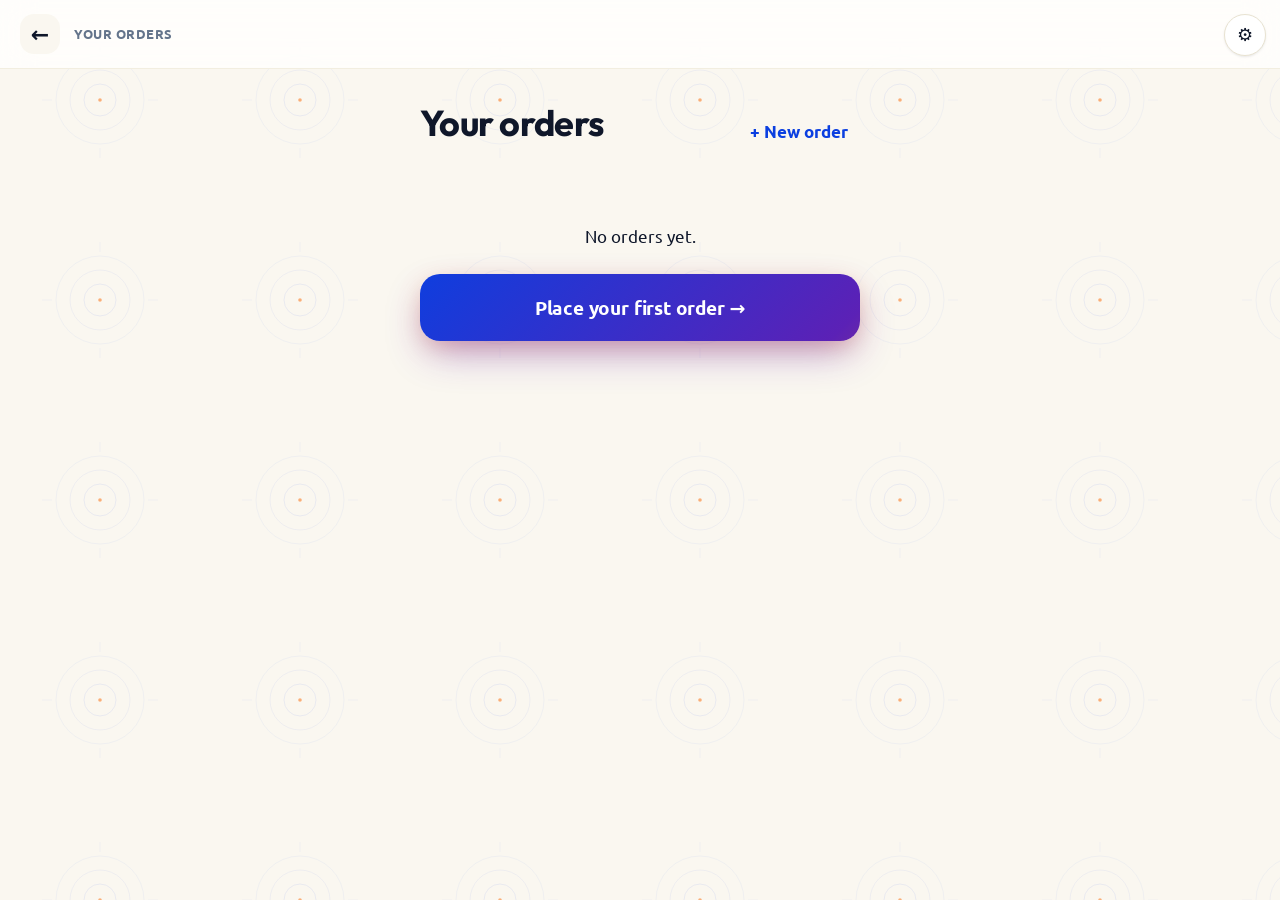
<file: docs/orders.html>
<!DOCTYPE html>
<html lang="en">
<head>
  <meta charset="UTF-8">
  <meta name="viewport" content="width=device-width, initial-scale=1, viewport-fit=cover">
  <title>Your orders · NaijaGaz</title>
  <meta name="theme-color" content="#0B3FE0">
  <link rel="icon" href="icon.svg" type="image/svg+xml">
  <link rel="apple-touch-icon" href="apple-touch-icon.png">
  <link rel="manifest" href="manifest.webmanifest">
  <link rel="preconnect" href="https://fonts.googleapis.com">
  <link rel="preconnect" href="https://fonts.gstatic.com" crossorigin>
  <link href="https://fonts.googleapis.com/css2?family=Outfit:wght@400;500;600;700;800&family=Ubuntu:wght@400;500;700&family=JetBrains+Mono:wght@500&display=swap" rel="stylesheet">
  <link rel="stylesheet" href="css/base.css">
</head>
<body>

  <header class="topbar">
    <a href="index.html" class="back" aria-label="Back">←</a>
    <span class="step-label" data-i18n="orders.title">Your orders</span>
  </header>

  <main class="container">

    <div class="orders-head">
      <h1 data-i18n="orders.title">Your orders</h1>
      <a href="order.html" class="btn-link" id="new-order-link" style="font-weight: 700;" data-i18n="orders.new">+ New order</a>
    </div>

    <p id="orders-meta" class="muted" style="margin-bottom: 22px;"></p>

    <div id="orders-empty" hidden style="text-align: center; padding: 48px 0;">
      <p class="lede" style="margin-bottom: 24px;" data-i18n="orders.empty">No orders yet.</p>
      <a href="order.html" class="btn btn-flame" data-i18n="orders.empty.cta">Place your first order →</a>
    </div>

    <div id="orders-list" class="orders-list"></div>

  </main>

  <script type="module">
    import { ready, getHistory, naira, relativeTime } from './shell.js';

    await ready;

    const districtLabel = { lugbe: 'Lugbe', kubwa: 'Kubwa', nyanya: 'Nyanya', gwarinpa: 'Gwarinpa' };
    const STATUS_LABEL = {
      sent: 'Sent',
      CONFIRMED: 'Confirmed',
      PREPARING: 'Preparing',
      OUT_FOR_DELIVERY: 'On the way',
      COMPLETED: 'Delivered',
      CANCELLED: 'Cancelled',
      delivered: 'Delivered',
    };

    const orders = getHistory();
    const list = document.getElementById('orders-list');
    const meta = document.getElementById('orders-meta');

    if (orders.length === 0) {
      document.getElementById('orders-empty').hidden = false;
      meta.textContent = '';
    } else {
      meta.textContent = orders.length === 1
        ? '1 order on this device'
        : `${orders.length} orders on this device`;

      orders.forEach((o) => {
        const card = document.createElement('a');
        card.className = 'order-card';
        card.href = 'track.html?id=' + encodeURIComponent(o.order_id);

        const statusKey = (o.status || 'sent').toString();
        const statusClass = statusKey.toLowerCase().replace(/_/g, '-');
        const statusLabel = STATUS_LABEL[statusKey] || statusKey;

        const summary = o.size
          ? `${o.size}kg · ${o.price ? naira(o.price) : ''}`
          : 'Order';
        const district = districtLabel[o.district] || '';
        const when = relativeTime(o.timestamp);

        card.innerHTML = `
          <div class="order-card-row">
            <span class="order-status order-status-${statusClass}">${statusLabel}</span>
            <time class="order-time" datetime="${o.timestamp ? new Date(o.timestamp).toISOString() : ''}">${when}</time>
          </div>
          <div class="order-card-row order-card-summary">
            <strong>${summary}</strong>
            ${district ? `<span class="order-district">${district}</span>` : ''}
          </div>
          <div class="order-card-row order-card-foot">
            <code class="order-id">${o.order_id}</code>
            <span class="order-arrow" aria-hidden="true">→</span>
          </div>
        `;
        list.appendChild(card);
      });
    }
  </script>

</body>
</html>
</file>
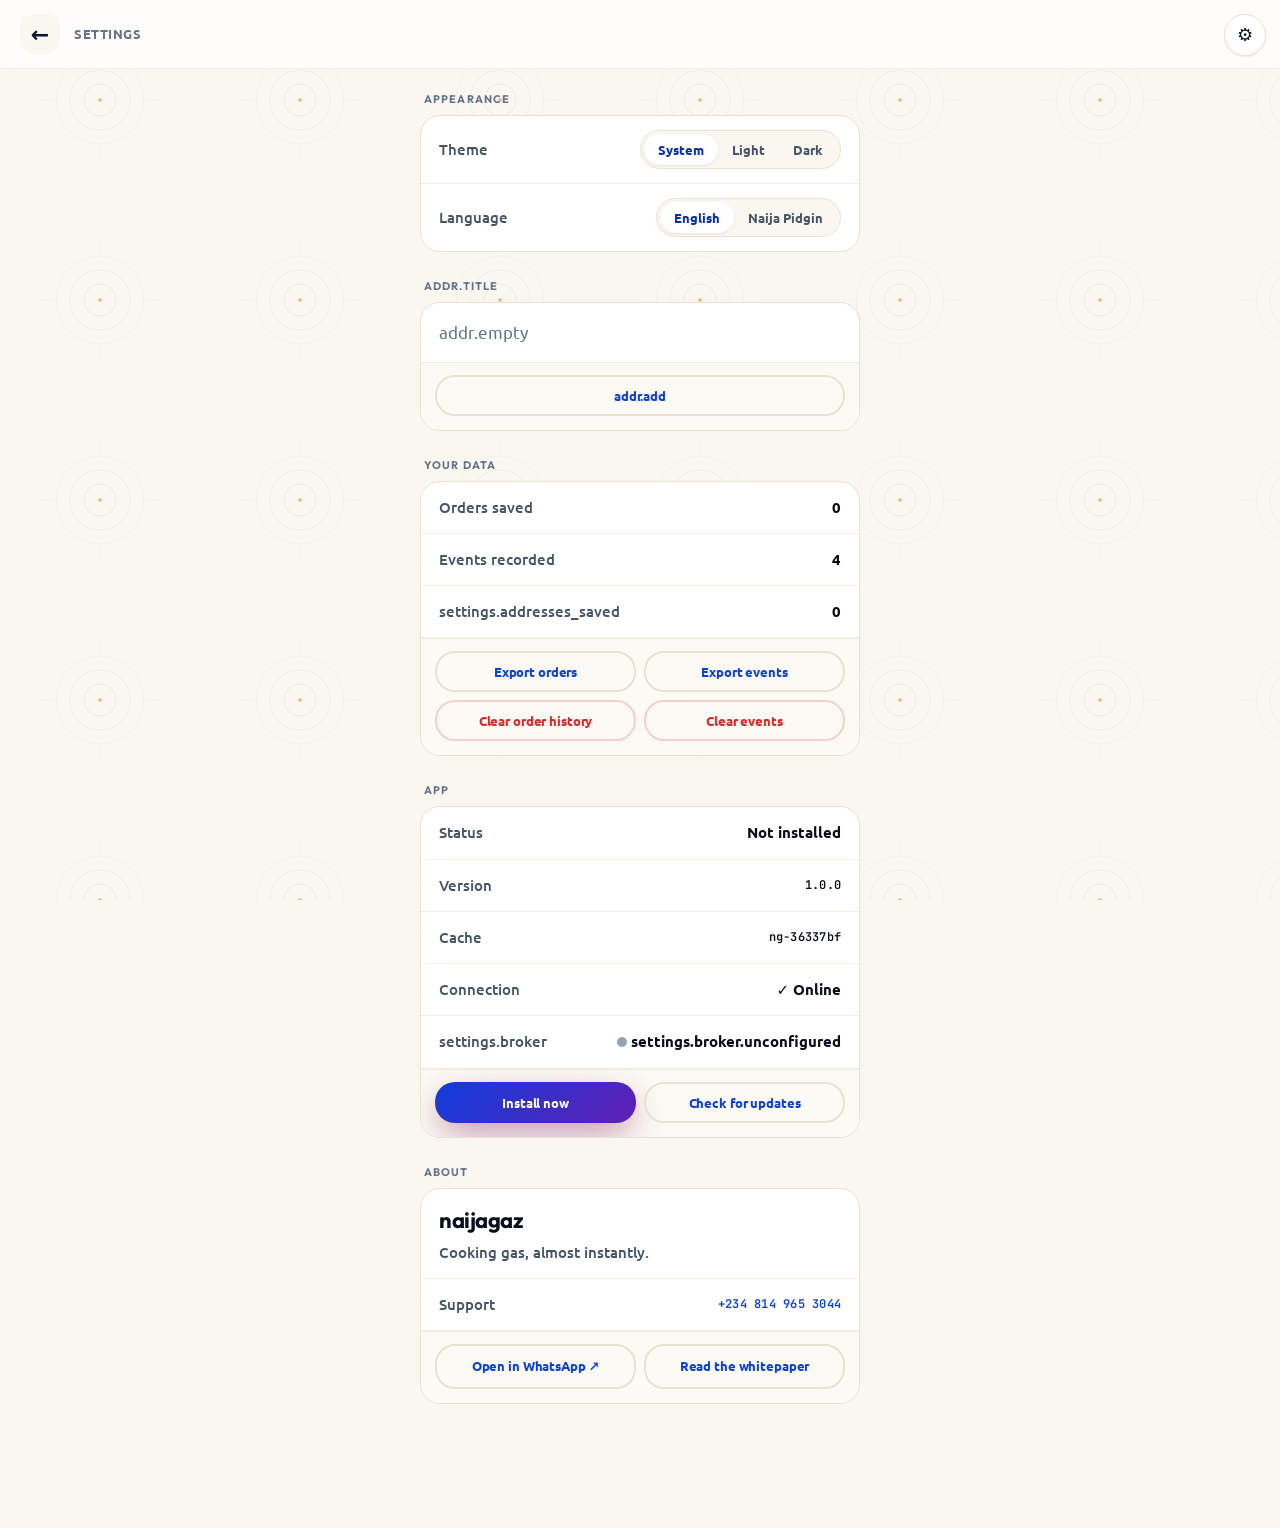
<file: docs/settings.html>
<!DOCTYPE html>
<html lang="en">
<head>
  <meta charset="UTF-8">
  <meta name="viewport" content="width=device-width, initial-scale=1, viewport-fit=cover">
  <title>Settings · NaijaGaz</title>
  <meta name="theme-color" content="#0B3FE0">
  <link rel="icon" href="icon.svg" type="image/svg+xml">
  <link rel="apple-touch-icon" href="apple-touch-icon.png">
  <link rel="manifest" href="manifest.webmanifest">
  <link rel="preconnect" href="https://fonts.googleapis.com">
  <link rel="preconnect" href="https://fonts.gstatic.com" crossorigin>
  <link href="https://fonts.googleapis.com/css2?family=Outfit:wght@400;500;600;700;800&family=Ubuntu:wght@400;500;700&family=JetBrains+Mono:wght@500&display=swap" rel="stylesheet">
  <link rel="stylesheet" href="css/base.css">
</head>
<body>

  <header class="topbar">
    <a href="index.html" class="back" aria-label="Back">←</a>
    <span class="step-label" data-i18n="settings.title">Settings</span>
  </header>

  <main class="container">

    <!-- APPEARANCE ─────────────────────────────────── -->
    <section class="settings-section">
      <h3 class="settings-h" data-i18n="settings.appearance">APPEARANCE</h3>
      <div class="settings-card">
        <div class="settings-row">
          <span class="settings-label" data-i18n="settings.theme">Theme</span>
          <div class="settings-segmented" id="theme-seg">
            <button data-theme-set="system" type="button" data-i18n="settings.theme.system">System</button>
            <button data-theme-set="light" type="button" data-i18n="settings.theme.light">Light</button>
            <button data-theme-set="dark" type="button" data-i18n="settings.theme.dark">Dark</button>
          </div>
        </div>
        <div class="settings-row">
          <span class="settings-label" data-i18n="settings.language">Language</span>
          <div class="settings-segmented" id="lang-seg"></div>
        </div>
      </div>
    </section>

    <!-- ADDRESSES ────────────────────────────────── -->
    <section class="settings-section">
      <h3 class="settings-h" data-i18n="addr.title">SAVED ADDRESSES</h3>
      <div class="settings-card" id="addresses-card">
        <p class="muted" id="addresses-empty" style="padding: 16px 18px; margin: 0;" data-i18n="addr.empty">No saved addresses yet. Add one to skip the address step next time.</p>
        <div id="addresses-list"></div>
        <div class="settings-actions" style="grid-template-columns: 1fr;">
          <button class="btn btn-secondary" id="add-address" type="button" data-i18n="addr.add">+ Add address</button>
        </div>
      </div>
    </section>

    <!-- DATA ──────────────────────────────────────── -->
    <section class="settings-section">
      <h3 class="settings-h" data-i18n="settings.data">YOUR DATA</h3>
      <div class="settings-card">
        <div class="settings-row">
          <span class="settings-label" data-i18n="settings.orders_saved">Orders saved</span>
          <span class="settings-value" id="data-orders-count">—</span>
        </div>
        <div class="settings-row">
          <span class="settings-label" data-i18n="settings.events_saved">Events recorded</span>
          <span class="settings-value" id="data-events-count">—</span>
        </div>
        <div class="settings-row">
          <span class="settings-label" data-i18n="settings.addresses_saved">Saved addresses</span>
          <span class="settings-value" id="data-addrs-count">—</span>
        </div>
        <div class="settings-actions">
          <button class="btn btn-secondary" id="export-orders" type="button" data-i18n="settings.export_orders">Export orders</button>
          <button class="btn btn-secondary" id="export-events" type="button" data-i18n="settings.export_events">Export events</button>
          <button class="btn btn-secondary danger" id="clear-history" type="button" data-i18n="settings.clear_history">Clear order history</button>
          <button class="btn btn-secondary danger" id="clear-events" type="button" data-i18n="settings.clear_events">Clear events</button>
        </div>
      </div>
    </section>

    <!-- APP ──────────────────────────────────────── -->
    <section class="settings-section">
      <h3 class="settings-h" data-i18n="settings.app">APP</h3>
      <div class="settings-card">
        <div class="settings-row">
          <span class="settings-label" data-i18n="settings.status">Status</span>
          <span class="settings-value" id="app-install-status">—</span>
        </div>
        <div class="settings-row">
          <span class="settings-label" data-i18n="settings.version">Version</span>
          <span class="settings-value mono" id="app-version">—</span>
        </div>
        <div class="settings-row">
          <span class="settings-label">Cache</span>
          <span class="settings-value mono" id="app-cache">—</span>
        </div>
        <div class="settings-row">
          <span class="settings-label" data-i18n="settings.connection">Connection</span>
          <span class="settings-value" id="app-online">—</span>
        </div>
        <div class="settings-row">
          <span class="settings-label" data-i18n="settings.broker">Broker</span>
          <span class="settings-value" id="app-broker">
            <span class="broker-pip broker-pip-checking" id="broker-status-pip"></span>
            <span id="broker-status-text" data-i18n="settings.broker.checking">Checking…</span>
          </span>
        </div>
        <div class="settings-actions" id="app-actions"></div>
      </div>
    </section>

    <!-- ABOUT ────────────────────────────────────── -->
    <section class="settings-section">
      <h3 class="settings-h" data-i18n="settings.about">ABOUT</h3>
      <div class="settings-card">
        <div class="settings-row" style="flex-direction: column; align-items: flex-start; gap: 4px;">
          <span class="settings-value" style="font-family: 'Outfit', sans-serif; font-size: 22px; font-weight: 700; letter-spacing: -0.02em;">naijagaz</span>
          <span class="settings-label" id="about-tagline">Cooking gas, almost instantly.</span>
        </div>
        <div class="settings-row">
          <span class="settings-label" data-i18n="settings.support">Support</span>
          <a class="settings-value link mono" href="tel:+2348149653044">+234 814 965 3044</a>
        </div>
        <div class="settings-actions">
          <a class="btn btn-secondary" id="about-whatsapp" href="#" target="_blank" rel="noopener">Open in WhatsApp ↗</a>
          <a class="btn btn-secondary" href="naijagaz-whitepaper-v2.md" target="_blank" rel="noopener" data-i18n="settings.whitepaper">Read the whitepaper</a>
        </div>
      </div>
    </section>

  </main>

  <script type="module">
    import {
      ready, getTheme, setTheme, getEffectiveTheme,
      getLang, setLang, t, applyI18n, LANGUAGES,
      getHistory, clearHistory, getEvents, clearEvents, exportEvents,
      isInstalled, isInstallable, isOnline, openInstallSheet, naira, haptic, toast, track,
      getAddresses, addAddress, removeAddress, setDefaultAddress, pingBroker
    } from './shell.js';
    import { SUPPORT_WHATSAPP } from './config.js';

    await ready;
    track('settings_open');

    // ── Appearance: theme ──
    function refreshThemeSeg() {
      const cur = getTheme();
      document.querySelectorAll('#theme-seg button').forEach(b => {
        b.classList.toggle('selected', b.dataset.themeSet === cur);
      });
    }
    document.querySelectorAll('#theme-seg button').forEach(b => {
      b.addEventListener('click', () => {
        setTheme(b.dataset.themeSet);
        haptic(8);
        refreshThemeSeg();
      });
    });
    refreshThemeSeg();

    // ── Appearance: language ──
    const langSeg = document.getElementById('lang-seg');
    LANGUAGES.forEach(l => {
      const b = document.createElement('button');
      b.type = 'button';
      b.dataset.langSet = l.code;
      b.textContent = l.native;
      b.addEventListener('click', () => {
        setLang(l.code);
        haptic(8);
        refreshLangSeg();
        refreshDataCounts(); // labels may have changed
        renderAppSection();
      });
      langSeg.appendChild(b);
    });
    function refreshLangSeg() {
      const cur = getLang();
      document.querySelectorAll('#lang-seg button').forEach(b => {
        b.classList.toggle('selected', b.dataset.langSet === cur);
      });
    }
    refreshLangSeg();

    // ── Data ──
    function refreshDataCounts() {
      document.getElementById('data-orders-count').textContent = getHistory().length;
      document.getElementById('data-events-count').textContent = getEvents().length;
      document.getElementById('data-addrs-count').textContent = getAddresses().length;
    }
    refreshDataCounts();

    // ── Address book ──
    const districtLabel = { lugbe: 'Lugbe', kubwa: 'Kubwa', nyanya: 'Nyanya', gwarinpa: 'Gwarinpa' };
    function escapeHtml(s) {
      return String(s || '').replace(/[&<>"']/g, c => ({ '&': '&amp;', '<': '&lt;', '>': '&gt;', '"': '&quot;', "'": '&#39;' }[c]));
    }
    function renderAddresses() {
      const list = getAddresses();
      const container = document.getElementById('addresses-list');
      const empty = document.getElementById('addresses-empty');
      container.innerHTML = '';
      if (list.length === 0) { empty.hidden = false; return; }
      empty.hidden = true;
      list.forEach(a => {
        const row = document.createElement('div');
        row.className = 'addr-row';
        const label = a.label || districtLabel[a.district] || 'Saved';
        row.innerHTML = `
          <div class="addr-info">
            <strong>${escapeHtml(label)}${a.is_default ? '<span class="addr-default-badge">' + t('addr.default').toUpperCase() + '</span>' : ''}</strong>
            <small>${escapeHtml(a.address)}${a.landmark ? ' · ' + escapeHtml(a.landmark) : ''}</small>
            <small style="color: var(--ink-400);">${districtLabel[a.district] || ''}</small>
          </div>
          <div class="addr-actions">
            ${!a.is_default ? `<button data-make-default="${a.id}">${t('addr.set_default')}</button>` : ''}
            <button class="danger" data-delete="${a.id}">${t('addr.delete')}</button>
          </div>
        `;
        container.appendChild(row);
      });
      container.querySelectorAll('[data-make-default]').forEach(b => {
        b.addEventListener('click', () => {
          setDefaultAddress(b.dataset.makeDefault);
          renderAddresses();
          haptic(8);
          track('addr_default_set');
        });
      });
      container.querySelectorAll('[data-delete]').forEach(b => {
        b.addEventListener('click', () => {
          if (!confirm(t('addr.confirm_delete'))) return;
          removeAddress(b.dataset.delete);
          renderAddresses();
          refreshDataCounts();
          haptic([20, 30, 20]);
          track('addr_deleted');
        });
      });
    }
    renderAddresses();

    document.getElementById('add-address').addEventListener('click', () => {
      const label = (prompt(t('addr.label.ph'), '') || '').trim().slice(0, 40);
      if (!label) return;
      const district = (prompt('District (lugbe / kubwa / nyanya / gwarinpa):', 'lugbe') || '').trim().toLowerCase();
      if (!['lugbe', 'kubwa', 'nyanya', 'gwarinpa'].includes(district)) {
        toast('Invalid district');
        return;
      }
      const address = (prompt('Address (estate / street / house number):', '') || '').trim();
      if (!address) return;
      const landmark = (prompt('Landmark (optional):', '') || '').trim();
      const a = addAddress({
        label, district, address, landmark,
        is_default: getAddresses().length === 0,
      });
      renderAddresses();
      refreshDataCounts();
      haptic([20, 40, 20]);
      track('addr_added', { id: a.id });
      toast('Saved');
    });

    function downloadJson(filename, data) {
      const blob = new Blob([JSON.stringify(data, null, 2)], { type: 'application/json' });
      const url = URL.createObjectURL(blob);
      const a = document.createElement('a');
      a.href = url; a.download = filename; a.click();
      setTimeout(() => URL.revokeObjectURL(url), 1000);
    }
    document.getElementById('export-orders').addEventListener('click', () => {
      downloadJson(`naijagaz-orders-${new Date().toISOString().slice(0, 10)}.json`, getHistory());
      track('export_orders');
      toast('Exported');
    });
    document.getElementById('export-events').addEventListener('click', () => {
      downloadJson(`naijagaz-events-${new Date().toISOString().slice(0, 10)}.json`, getEvents());
      track('export_events');
      toast('Exported');
    });
    document.getElementById('clear-history').addEventListener('click', () => {
      if (!confirm('Clear all order history on this device? Cannot be undone.')) return;
      clearHistory();
      try { localStorage.removeItem('naijagaz.last.v1'); } catch {}
      refreshDataCounts();
      toast('History cleared');
    });
    document.getElementById('clear-events').addEventListener('click', () => {
      if (!confirm('Clear all analytics events on this device?')) return;
      clearEvents();
      refreshDataCounts();
      toast('Events cleared');
    });

    // ── App section ──
    async function fetchSwCacheName() {
      try {
        const txt = await fetch('./sw.js?_=' + Date.now()).then(r => r.text());
        const m = txt.match(/const\s+CACHE\s*=\s*'([^']+)'/);
        return m ? m[1] : '—';
      } catch { return '—'; }
    }

    function renderAppSection() {
      document.getElementById('app-install-status').textContent =
        isInstalled() ? t('settings.installed') : t('settings.not_installed');
      document.getElementById('app-online').textContent =
        isOnline() ? t('settings.online') : t('settings.offline');
      document.getElementById('app-version').textContent = '1.0.0';

      const actions = document.getElementById('app-actions');
      actions.innerHTML = '';
      if (!isInstalled()) {
        const b = document.createElement('button');
        b.type = 'button';
        b.className = 'btn btn-flame';
        b.textContent = t('settings.install_now');
        b.addEventListener('click', () => openInstallSheet());
        actions.appendChild(b);
      }
      const reload = document.createElement('button');
      reload.type = 'button';
      reload.className = 'btn btn-secondary';
      reload.textContent = 'Check for updates';
      reload.addEventListener('click', async () => {
        if (navigator.serviceWorker) {
          const reg = await navigator.serviceWorker.getRegistration();
          if (reg) await reg.update();
        }
        toast('Checking…');
      });
      actions.appendChild(reload);
    }
    renderAppSection();
    fetchSwCacheName().then(name => {
      document.getElementById('app-cache').textContent = name;
    });
    window.addEventListener('online',  renderAppSection);
    window.addEventListener('offline', renderAppSection);

    // ── Broker status ──
    async function refreshBrokerStatus() {
      const pip = document.getElementById('broker-status-pip');
      const txt = document.getElementById('broker-status-text');
      pip.className = 'broker-pip broker-pip-checking';
      txt.textContent = t('settings.broker.checking');
      const r = await pingBroker();
      pip.className = 'broker-pip broker-pip-' + r.status;
      const KEY = {
        unconfigured: 'settings.broker.unconfigured',
        online:       'settings.broker.online',
        offline:      'settings.broker.offline',
      };
      txt.textContent = t(KEY[r.status] || 'settings.broker.unconfigured');
      if (r.status === 'online' && r.version) {
        txt.textContent += ` · ${r.version}`;
      }
    }
    refreshBrokerStatus();

    // ── About ──
    document.getElementById('about-whatsapp').href = `https://wa.me/${SUPPORT_WHATSAPP.replace(/[^\d]/g, '')}`;
    document.getElementById('about-tagline').textContent = t('hero.h1');

    document.addEventListener('naijagaz:lang', () => {
      // i18n already applied by shell; refresh dynamic-rendered values
      renderAppSection();
      document.getElementById('about-tagline').textContent = t('hero.h1');
    });
  </script>

</body>
</html>
</file>
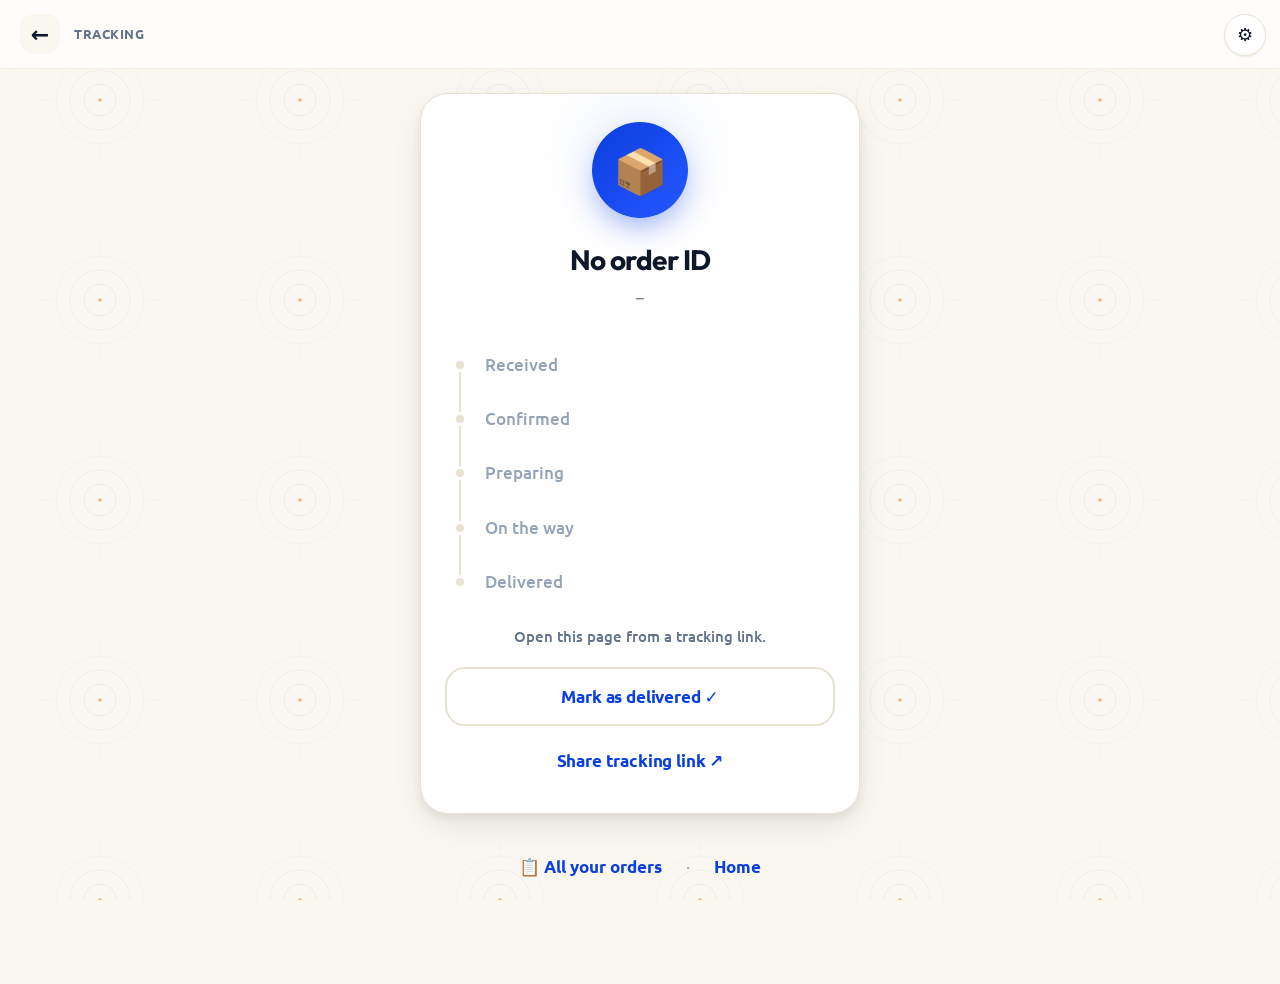
<file: docs/track.html>
<!DOCTYPE html>
<html lang="en">
<head>
  <meta charset="UTF-8">
  <meta name="viewport" content="width=device-width, initial-scale=1, viewport-fit=cover">
  <title>Track Order · NaijaGaz</title>
  <meta name="theme-color" content="#0B3FE0">
  <link rel="icon" href="icon.svg" type="image/svg+xml">
  <link rel="apple-touch-icon" href="apple-touch-icon.png">
  <link rel="manifest" href="manifest.webmanifest">
  <link rel="preconnect" href="https://fonts.googleapis.com">
  <link rel="preconnect" href="https://fonts.gstatic.com" crossorigin>
  <link href="https://fonts.googleapis.com/css2?family=Outfit:wght@400;500;600;700;800&family=Ubuntu:wght@400;500;700&family=JetBrains+Mono:wght@500&display=swap" rel="stylesheet">
  <link rel="stylesheet" href="css/base.css">
</head>
<body>

  <!-- ── Cinematic success overlay (fresh=1) ────────── -->
  <div class="success-overlay" id="success-overlay" hidden aria-hidden="true">
    <div class="success-content">
      <div class="success-mark" aria-hidden="true">
        <svg class="success-orbit" viewBox="0 0 280 280" xmlns="http://www.w3.org/2000/svg">
          <g>
            <circle cx="140"   cy="14"     r="4.5"/>
            <circle cx="221"   cy="43.5"   r="4.5"/>
            <circle cx="264.1" cy="118.1"  r="4.5"/>
            <circle cx="249.1" cy="203"    r="4.5"/>
            <circle cx="183.1" cy="258.4"  r="4.5"/>
            <circle cx="96.9"  cy="258.4"  r="4.5"/>
            <circle cx="30.9"  cy="203"    r="4.5"/>
            <circle cx="15.9"  cy="118.1"  r="4.5"/>
            <circle cx="59"    cy="43.5"   r="4.5"/>
          </g>
        </svg>
        <img src="icon.svg" class="success-flame" alt="">
      </div>
      <h2 class="success-title">Order placed</h2>
      <p class="success-id" id="success-id">—</p>
      <p class="success-sub">Your gas is on the way 🔥</p>
    </div>
  </div>

  <header class="topbar">
    <a href="index.html" class="back" aria-label="Back">←</a>
    <span class="step-label" data-i18n="track.label">Tracking</span>
  </header>

  <main class="container">

    <div class="status-card">
      <div class="status-icon" id="status-icon">
        <span id="status-emoji">📦</span>
      </div>
      <div class="status-banner" id="banner">Order received</div>
      <div class="status-id" id="order-id">—</div>

      <ol class="timeline" id="timeline">
        <li data-status="NEW" data-i18n="track.timeline.received">Received</li>
        <li data-status="CONFIRMED" data-i18n="track.timeline.confirmed">Confirmed</li>
        <li data-status="PREPARING" data-i18n="track.timeline.preparing">Preparing</li>
        <li data-status="OUT_FOR_DELIVERY" data-i18n="track.timeline.out">On the way</li>
        <li data-status="COMPLETED" data-i18n="track.timeline.delivered">Delivered</li>
      </ol>

      <div id="rider-info" class="rider-info" hidden>
        <p>Your rider <strong id="rider-name">—</strong> is on the way</p>
        <a id="rider-phone-btn" class="btn btn-ember" href="#">Call rider</a>
      </div>

      <p id="status-text" class="status-text">Loading…</p>

      <!-- Local actions for WhatsApp-mode orders -->
      <div id="local-actions" hidden style="display: grid; gap: 10px; margin-top: 18px;">
        <button id="mark-delivered" class="btn btn-secondary" type="button" data-i18n="track.mark_delivered">Mark as delivered ✓</button>
        <button id="share-track" class="btn btn-ghost" type="button" hidden data-i18n="track.share">Share tracking link ↗</button>
      </div>
    </div>

    <div style="text-align:center; margin-top: 14px;">
      <a href="orders.html" class="btn-link" data-i18n="track.all_orders">📋 All your orders</a>
      <span style="color: var(--ink-400); margin: 0 8px;">·</span>
      <a href="index.html" class="btn-link" data-i18n="track.home">Home</a>
    </div>
  </main>

  <script type="module">
    import {
      ready, fetchOrder, haptic, findInHistory, updateInHistory,
      naira, relativeTime, track, canShare, shareOrder, t
    } from './shell.js';

    await ready;
    track('track_page_open');

    const params = new URLSearchParams(location.search);
    const id = params.get('id');
    const fresh = params.has('fresh');

    // Look up the local history entry first — works even when no broker.
    const localOrder = id ? findInHistory(id) : null;

    const banner = document.getElementById('banner');
    const idEl = document.getElementById('order-id');
    const statusText = document.getElementById('status-text');
    const riderInfo = document.getElementById('rider-info');
    const iconBox = document.getElementById('status-icon');
    const emojiEl = document.getElementById('status-emoji');

    // ── Cinematic success: fade out after 3.2s, then the timeline takes over ──
    if (fresh && id) {
      const overlay = document.getElementById('success-overlay');
      document.getElementById('success-id').textContent = id;
      overlay.hidden = false;
      haptic([30, 60, 30]);
      setTimeout(() => { overlay.style.display = 'none'; }, 3200);
    }

    if (!id) {
      idEl.textContent = '—';
      banner.textContent = 'No order ID';
      statusText.textContent = 'Open this page from a tracking link.';
    } else {
      idEl.textContent = id;
      // For WhatsApp-mode orders we have no remote endpoint — render
      // from local history. For broker-mode orders we render local
      // first (instant), then fetch live + reconcile.
      if (localOrder) renderFromLocal();
      if (localOrder?.mode !== 'whatsapp') {
        refresh();
        setInterval(refresh, 30000);
      }
    }

    function renderFromLocal() {
      if (!localOrder) return;
      const status = localOrder.status || 'sent';
      const sequence = ['NEW', 'CONFIRMED', 'PREPARING', 'OUT_FOR_DELIVERY', 'COMPLETED'];

      let idx;
      if (status === 'sent') idx = 0;
      else if (status === 'delivered') idx = sequence.length - 1;
      else idx = sequence.indexOf(status);

      document.querySelectorAll('#timeline li').forEach((li, i) => {
        li.classList.toggle('done', i <= idx);
        li.classList.toggle('current', i === idx);
      });

      iconBox.className = 'status-icon';
      if (status === 'delivered' || status === 'COMPLETED') {
        emojiEl.textContent = '✨';
        iconBox.classList.add('is-completed');
      } else {
        emojiEl.textContent = '📦';
      }

      banner.textContent = localOrder.size ? `${localOrder.size}kg · ${naira(localOrder.price)}` : 'Order';
      statusText.textContent =
        status === 'delivered' ? 'Delivered. Thank you!' :
        localOrder.mode === 'whatsapp'
          ? `Sent on WhatsApp ${relativeTime(localOrder.timestamp)}. The operator will confirm.`
          : `Order placed ${relativeTime(localOrder.timestamp)}.`;

      // Surface the local-action buttons for WhatsApp-mode orders only.
      // (Broker mode gets its truth from doGet → server-controlled status.)
      const actions = document.getElementById('local-actions');
      if (localOrder.mode === 'whatsapp' && actions) {
        actions.hidden = false;
        const md = document.getElementById('mark-delivered');
        if (status === 'delivered') {
          md.textContent = 'Delivered ✓';
          md.disabled = true;
        }
        md.addEventListener('click', () => {
          if (md.disabled) return;
          updateInHistory(id, { status: 'delivered', delivered_at: Date.now() });
          track('mark_delivered', { order_id: id });
          haptic([20, 40, 20]);
          renderFromLocal();
        }, { once: true });

        const sb = document.getElementById('share-track');
        if (canShare()) {
          sb.hidden = false;
          sb.addEventListener('click', () => {
            haptic(10);
            shareOrder(`Track my NaijaGaz order — ${localOrder.size}kg almost on the way`, location.href);
          });
        }
      }
    }

    const ICONS = {
      NEW: '📦',
      CONFIRMED: '✓',
      PREPARING: '🔥',
      OUT_FOR_DELIVERY: '🏍️',
      COMPLETED: '✨',
      CANCELLED: '✕',
    };
    // Live i18n: read from STRINGS via t() each time the status renders.
    // Toggling language in /settings.html updates the next render of this
    // page automatically.
    const banner_for = (s) => ({
      NEW:              t('track.banner.received'),
      CONFIRMED:        t('track.banner.confirmed'),
      PREPARING:        t('track.banner.preparing'),
      OUT_FOR_DELIVERY: t('track.banner.out'),
      COMPLETED:        t('track.banner.delivered'),
      CANCELLED:        t('common.error'),
    }[s]);
    const message_for = (s) => ({
      NEW:              t('track.banner.received') + '.',
      CONFIRMED:        t('track.banner.confirmed') + '.',
      PREPARING:        t('track.banner.preparing') + '.',
      OUT_FOR_DELIVERY: t('track.banner.out') + ' ETA ~30 mins.',
      COMPLETED:        t('track.banner.delivered') + '.',
      CANCELLED:        t('common.error'),
    }[s]);

    async function refresh() {
      try {
        const r = await fetchOrder(id);
        if (!r.ok) {
          statusText.textContent = r.error === 'NOT_FOUND' ? 'Order not found.' : 'Could not load.';
          return;
        }
        const sequence = ['NEW', 'CONFIRMED', 'PREPARING', 'OUT_FOR_DELIVERY', 'COMPLETED'];
        const idx = sequence.indexOf(r.status);
        document.querySelectorAll('#timeline li').forEach((li, i) => {
          li.classList.toggle('done', i <= idx);
          li.classList.toggle('current', i === idx);
        });

        // Status icon swap
        emojiEl.textContent = ICONS[r.status] || '📦';
        iconBox.className = 'status-icon';
        if (r.status === 'PREPARING') iconBox.classList.add('is-preparing');
        else if (r.status === 'OUT_FOR_DELIVERY') iconBox.classList.add('is-out');
        else if (r.status === 'COMPLETED') iconBox.classList.add('is-completed');

        // Rider info card during delivery
        if (r.status === 'OUT_FOR_DELIVERY' && r.rider_phone) {
          riderInfo.hidden = false;
          document.getElementById('rider-name').textContent = r.rider_name || 'rider';
          const a = document.getElementById('rider-phone-btn');
          a.href = 'tel:' + r.rider_phone;
          a.textContent = 'Call ' + (r.rider_name || 'rider');
        } else {
          riderInfo.hidden = true;
        }

        statusText.textContent = message_for(r.status) || t('common.loading');
        if (!(fresh && r.status === 'NEW')) {
          banner.textContent = banner_for(r.status) || 'Order';
        }
      } catch (err) {
        if (err.message === 'BROKER_NOT_CONFIGURED') {
          statusText.textContent = 'Tracking broker not configured yet (dev mode).';
        } else {
          statusText.textContent = 'Could not check status. Retrying…';
        }
      }
    }
  </script>

</body>
</html>
</file>
<file: docs/css/base.css>
/* ═══════════════════════════════════════════════════════════════════
   NAIJAGAZ — design system
   Cobalt + ember on warm ivory. Mobile-first. Modern, magical, Naija.
   ═══════════════════════════════════════════════════════════════════ */

:root {
  /* ── Color: cobalt scale ── */
  --cobalt-900: #051A6B;
  --cobalt-800: #0723A0;
  --cobalt-700: #0930B0;
  --cobalt-600: #0B3FE0;   /* primary brand */
  --cobalt-500: #2557FF;
  --cobalt-300: #7E9AFF;
  --cobalt-100: #DCE5FF;
  --cobalt-50:  #F0F4FF;

  /* ── Color: ember scale ── */
  --ember-600: #EA580C;
  --ember-500: #F97316;    /* accent */
  --ember-400: #FB923C;
  --ember-100: #FFE5D2;

  /* ── Color: surfaces & ink ── */
  --ivory:     #FAF7F0;
  --paper:     #FFFFFF;
  --paper-2:   #FBFAF4;
  --ink-900:   #0A0F1F;
  --ink-800:   #0F172A;
  --ink-600:   #475569;
  --ink-500:   #64748B;
  --ink-400:   #94A3B8;
  --line:      #E8E2D1;
  --line-2:    #F2EEE0;

  /* ── Status ── */
  --success:   #16A34A;
  --warn:      #DC2626;

  /* ── Gradients (the magic) ── */
  --grad-flame:   linear-gradient(135deg, #0B3FE0 0%, #5B21B6 55%, #F97316 100%);
  --grad-cobalt:  linear-gradient(135deg, #0B3FE0 0%, #2557FF 100%);
  --grad-ember:   linear-gradient(135deg, #EA580C 0%, #FB923C 100%);
  --grad-hero:    radial-gradient(circle at 50% 0%, rgba(11, 63, 224, 0.10) 0%, transparent 60%);

  /* ── Shadows: layered, modern ── */
  --sh-xs: 0 1px 2px rgba(15, 23, 42, 0.04);
  --sh-sm: 0 1px 3px rgba(15, 23, 42, 0.06), 0 1px 2px rgba(15, 23, 42, 0.04);
  --sh-md: 0 4px 12px rgba(15, 23, 42, 0.08), 0 2px 4px rgba(15, 23, 42, 0.04);
  --sh-lg: 0 12px 32px -4px rgba(15, 23, 42, 0.10), 0 4px 8px rgba(15, 23, 42, 0.06);
  --sh-xl: 0 24px 60px -12px rgba(15, 23, 42, 0.18), 0 8px 16px rgba(15, 23, 42, 0.08);
  --glow-cobalt: 0 12px 32px -8px rgba(11, 63, 224, 0.5);
  --glow-flame:  0 16px 40px -8px rgba(91, 33, 182, 0.45), 0 8px 24px -4px rgba(249, 115, 22, 0.35);
  --glow-ember:  0 8px 24px -4px rgba(249, 115, 22, 0.4);

  /* ── Radius scale ── */
  --r-sm: 10px;
  --r-md: 14px;
  --r-lg: 20px;
  --r-xl: 28px;
  --r-2xl: 36px;
  --r-pill: 9999px;

  /* ── Type scale ── */
  --fs-display-1: clamp(36px, 8vw, 52px);
  --fs-display-2: clamp(28px, 6vw, 36px);
  --fs-headline: 24px;
  --fs-title:    20px;
  --fs-body-lg:  18px;
  --fs-body:     17px;
  --fs-body-sm:  15px;
  --fs-caption:  13px;

  /* ── Easing ── */
  --ease-out-expo: cubic-bezier(0.16, 1, 0.3, 1);
  --ease-out-back: cubic-bezier(0.34, 1.56, 0.64, 1);

  /* ── Layout ── */
  --content-w: 480px;

  /* ── Sacred Lattice ─────────────────────────────────────
     Three concentric rings (Adinkrahene — kingship, greatness,
     firmness of faith) with a four-tick cosmic axis and an
     ember spark at center. Tiled at 200×200 across surfaces.
     Authentic to Akan symbology, restrained to ~6% opacity so
     it lives behind content without competing.
     ────────────────────────────────────────────────────── */
  --lattice-cobalt: url("data:image/svg+xml;utf8,<svg xmlns='http://www.w3.org/2000/svg' width='200' height='200' viewBox='0 0 200 200'><g transform='translate(100,100)' fill='none' stroke='%230B3FE0' stroke-width='0.7'><circle r='44' opacity='0.06'/><circle r='30' opacity='0.08'/><circle r='16' opacity='0.10'/><line x1='-58' y1='0' x2='-48' y2='0' opacity='0.06'/><line x1='48' y1='0' x2='58' y2='0' opacity='0.06'/><line x1='0' y1='-58' x2='0' y2='-48' opacity='0.06'/><line x1='0' y1='48' x2='0' y2='58' opacity='0.06'/><circle r='1.8' fill='%23F97316' stroke='none' opacity='0.55'/></g></svg>");

  /* ── Vesica Grid ─────────────────────────────────────────
     Almond intersections (vesica piscis — meeting of two
     worlds, sacred birth) tiled at 80×80 for inner-card
     watermarks. Used on summary cards and success surfaces.
     ────────────────────────────────────────────────────── */
  --vesica-grid: url("data:image/svg+xml;utf8,<svg xmlns='http://www.w3.org/2000/svg' width='80' height='80' viewBox='0 0 80 80'><g fill='none' stroke='%230B3FE0' stroke-width='0.5' opacity='0.06'><path d='M 40 30 A 14 14 0 0 1 40 50 A 14 14 0 0 1 40 30 Z'/><circle cx='40' cy='40' r='1.2' fill='%230B3FE0' stroke='none' opacity='0.3'/></g></svg>");
}

/* ═══════════════════════════════════════════════════════════════════
   DARK THEME — every token redefined for dark surfaces.
   Activated by [data-theme="dark"] on <html>. Auto-detected via
   prefers-color-scheme on first load; user can override via toggle.
   ═══════════════════════════════════════════════════════════════════ */

[data-theme="dark"] {
  /* Surfaces — deep navy with subtle layer separation */
  --ivory:     #08101F;
  --paper:     #14192E;
  --paper-2:   #1A2040;

  /* Ink — inverted: light text on dark bg */
  --ink-900:   #F1F5F9;
  --ink-800:   #E2E8F0;
  --ink-600:   #CBD5E1;
  --ink-500:   #94A3B8;
  --ink-400:   #64748B;

  /* Borders — soft slate */
  --line:      #2A3048;
  --line-2:    #1E243C;

  /* Brand — cobalt lifted for dark contrast */
  --cobalt-900: #0B1E5C;
  --cobalt-800: #1E3A8A;
  --cobalt-700: #3563EE;
  --cobalt-600: #5582FF;
  --cobalt-500: #7197FF;
  --cobalt-300: #9DB6FF;
  --cobalt-100: #20335A;
  --cobalt-50:  #14233D;

  /* Ember stays warm; tint adjusted for dark backdrop */
  --ember-600: #EA580C;
  --ember-500: #FB923C;
  --ember-400: #FDBA74;
  --ember-100: #2C1F0F;

  /* Gradients — re-derived from new cobalt scale */
  --grad-flame:   linear-gradient(135deg, #5582FF 0%, #7C3AED 55%, #FB923C 100%);
  --grad-cobalt:  linear-gradient(135deg, #5582FF 0%, #3563EE 100%);
  --grad-ember:   linear-gradient(135deg, #EA580C 0%, #FB923C 100%);
  --grad-hero:    radial-gradient(circle at 50% 0%, rgba(85, 130, 255, 0.20) 0%, transparent 60%);

  /* Shadows — heavier alphas for dark surfaces */
  --sh-xs: 0 1px 2px rgba(0, 0, 0, 0.30);
  --sh-sm: 0 1px 3px rgba(0, 0, 0, 0.35), 0 1px 2px rgba(0, 0, 0, 0.22);
  --sh-md: 0 4px 12px rgba(0, 0, 0, 0.40), 0 2px 4px rgba(0, 0, 0, 0.22);
  --sh-lg: 0 12px 32px -4px rgba(0, 0, 0, 0.50), 0 4px 8px rgba(0, 0, 0, 0.30);
  --sh-xl: 0 24px 60px -12px rgba(0, 0, 0, 0.60), 0 8px 16px rgba(0, 0, 0, 0.35);
  --glow-cobalt: 0 12px 32px -8px rgba(85, 130, 255, 0.55);
  --glow-flame:  0 16px 40px -8px rgba(124, 58, 237, 0.50), 0 8px 24px -4px rgba(251, 146, 60, 0.40);
  --glow-ember:  0 8px 24px -4px rgba(251, 146, 60, 0.45);

  /* Sacred Lattice — lighter strokes glow against navy */
  --lattice-cobalt: url("data:image/svg+xml;utf8,<svg xmlns='http://www.w3.org/2000/svg' width='200' height='200' viewBox='0 0 200 200'><g transform='translate(100,100)' fill='none' stroke='%2360A5FA' stroke-width='0.7'><circle r='44' opacity='0.10'/><circle r='30' opacity='0.13'/><circle r='16' opacity='0.17'/><line x1='-58' y1='0' x2='-48' y2='0' opacity='0.10'/><line x1='48' y1='0' x2='58' y2='0' opacity='0.10'/><line x1='0' y1='-58' x2='0' y2='-48' opacity='0.10'/><line x1='0' y1='48' x2='0' y2='58' opacity='0.10'/><circle r='1.9' fill='%23FB923C' stroke='none' opacity='0.75'/></g></svg>");

  --vesica-grid: url("data:image/svg+xml;utf8,<svg xmlns='http://www.w3.org/2000/svg' width='80' height='80' viewBox='0 0 80 80'><g fill='none' stroke='%2360A5FA' stroke-width='0.5' opacity='0.10'><path d='M 40 30 A 14 14 0 0 1 40 50 A 14 14 0 0 1 40 30 Z'/><circle cx='40' cy='40' r='1.2' fill='%2360A5FA' stroke='none' opacity='0.4'/></g></svg>");
}

/* Smooth color/background transitions on theme swap. Limited to top
   surfaces — children inherit `color` and re-paint without animations. */
html, body {
  transition: background-color 0.45s var(--ease-out-expo),
              color 0.30s var(--ease-out-expo);
}

/* Specific surfaces also benefit from a light tween on swap */
.topbar, .summary, .status-card, .size-card, .pill, .radio,
.field input, .field select, .field textarea,
.btn-secondary, .btn-whatsapp, .install-sheet, .install-card, .rider-info, .sheet {
  transition: background-color 0.35s var(--ease-out-expo),
              border-color 0.30s var(--ease-out-expo),
              color 0.25s var(--ease-out-expo);
}

/* ── Reset ── */

*, *::before, *::after { box-sizing: border-box; }
html {
  -webkit-text-size-adjust: 100%;
  text-size-adjust: 100%;
}
body {
  margin: 0;
  font-family: 'Ubuntu', system-ui, -apple-system, 'Segoe UI', sans-serif;
  font-size: var(--fs-body);
  line-height: 1.55;
  color: var(--ink-800);
  background: var(--lattice-cobalt) 0 0 / 200px 200px, var(--ivory);
  background-attachment: fixed;
  -webkit-font-smoothing: antialiased;
  -moz-osx-font-smoothing: grayscale;
  overscroll-behavior: none;
}
img, svg, video { max-width: 100%; display: block; }
button { font-family: inherit; }
a { color: var(--cobalt-600); text-decoration: none; }

/* Display headings — Outfit, tight letter-spacing */
h1, h2, h3, .display {
  font-family: 'Outfit', 'Ubuntu', system-ui, sans-serif;
  font-weight: 700;
  letter-spacing: -0.02em;
  line-height: 1.1;
  margin: 0;
}
h1 { font-size: var(--fs-display-2); }
h2 { font-size: var(--fs-headline); letter-spacing: -0.01em; line-height: 1.2; }
h3 { font-size: var(--fs-title); }

p { margin: 0 0 12px; }
small { font-size: var(--fs-caption); }
.muted { color: var(--ink-500); }

/* ════════════════════════════════════════════════
   LAYOUT
   ════════════════════════════════════════════════ */

.container {
  max-width: var(--content-w);
  margin: 0 auto;
  padding: 24px 20px 96px;
}

.topbar {
  display: flex;
  align-items: center;
  gap: 14px;
  padding: 14px 20px;
  background: rgba(255, 255, 255, 0.78);
  backdrop-filter: saturate(180%) blur(16px);
  -webkit-backdrop-filter: saturate(180%) blur(16px);
  border-bottom: 1px solid var(--line-2);
  position: sticky;
  top: 0;
  z-index: 10;
}
.topbar .back {
  display: inline-flex; align-items: center; justify-content: center;
  width: 40px; height: 40px;
  border-radius: var(--r-md);
  background: var(--ivory);
  color: var(--ink-800);
  font-size: 22px;
  font-weight: 700;
  transition: background 0.2s, transform 0.05s;
}
.topbar .back:active { transform: scale(0.94); background: var(--cobalt-50); }
.topbar .step-label {
  color: var(--ink-500);
  font-size: var(--fs-caption);
  font-weight: 600;
  letter-spacing: 0.04em;
  text-transform: uppercase;
}

/* ════════════════════════════════════════════════
   HERO (landing)
   ════════════════════════════════════════════════ */

.hero-wrap {
  position: relative;
  background:
    var(--grad-hero),
    var(--lattice-cobalt) 0 0 / 220px 220px,
    var(--ivory);
  min-height: 100vh;
  display: flex;
  flex-direction: column;
  overflow: hidden;
}
.hero-wrap::before {
  content: '';
  position: absolute;
  inset: 0;
  background-image:
    radial-gradient(circle at 20% 10%, rgba(11, 63, 224, 0.08) 0%, transparent 40%),
    radial-gradient(circle at 80% 90%, rgba(249, 115, 22, 0.07) 0%, transparent 45%);
  pointer-events: none;
}

.hero {
  position: relative;
  max-width: var(--content-w);
  margin: 0 auto;
  padding: 32px 24px 48px;
  text-align: center;
  flex: 1;
  display: flex;
  flex-direction: column;
  justify-content: center;
}

.hero-mark {
  position: relative;
  width: 200px;
  height: 200px;
  margin: 0 auto 28px;
  display: flex;
  align-items: center;
  justify-content: center;
}
.hero-mark .mark-img {
  width: 130px;
  height: 130px;
  position: relative;
  z-index: 2;
  animation: mark-rise 1.2s var(--ease-out-expo);
}
.hero-mark .orbit {
  position: absolute;
  inset: 0;
  animation: orbit-spin 90s linear infinite;
}
.hero-mark .orbit circle {
  fill: var(--cobalt-600);
  opacity: 0.45;
}

@keyframes orbit-spin {
  from { transform: rotate(0deg); }
  to   { transform: rotate(360deg); }
}
@keyframes mark-rise {
  from { opacity: 0; transform: scale(0.85) translateY(8px); }
  to   { opacity: 1; transform: scale(1) translateY(0); }
}

.hero-greeting {
  font-family: 'Outfit', sans-serif;
  font-size: var(--fs-body-lg);
  font-weight: 600;
  letter-spacing: -0.01em;
  margin: 0 0 6px;
  color: var(--cobalt-700);
  animation: fade-rise 0.8s var(--ease-out-expo) 0.05s both;
}
[data-theme="dark"] .hero-greeting { color: var(--cobalt-300); }
.hero-greeting[hidden] { display: none; }

.hero h1 {
  font-size: var(--fs-display-1);
  margin-bottom: 16px;
  background: linear-gradient(180deg, var(--ink-900) 0%, var(--ink-800) 100%);
  background-clip: text;
  -webkit-background-clip: text;
  color: transparent;
  animation: fade-rise 0.8s var(--ease-out-expo) 0.15s both;
}
.hero .lede {
  font-size: var(--fs-body-lg);
  color: var(--ink-600);
  max-width: 360px;
  margin: 0 auto 36px;
  animation: fade-rise 0.8s var(--ease-out-expo) 0.3s both;
}
.hero-actions {
  animation: fade-rise 0.8s var(--ease-out-expo) 0.45s both;
}

@keyframes fade-rise {
  from { opacity: 0; transform: translateY(12px); }
  to   { opacity: 1; transform: translateY(0); }
}

/* ════════════════════════════════════════════════
   BUTTONS
   ════════════════════════════════════════════════ */

.btn {
  --btn-bg: var(--cobalt-600);
  --btn-fg: white;
  display: inline-flex;
  align-items: center;
  justify-content: center;
  gap: 8px;
  width: 100%;
  padding: 17px 22px;
  border: none;
  border-radius: var(--r-lg);
  font-family: inherit;
  font-size: var(--fs-body-lg);
  font-weight: 700;
  letter-spacing: -0.01em;
  background: var(--btn-bg);
  color: var(--btn-fg);
  cursor: pointer;
  transition: transform 0.08s var(--ease-out-expo),
              box-shadow 0.2s,
              filter 0.15s;
  -webkit-tap-highlight-color: transparent;
  user-select: none;
  text-decoration: none;
  text-align: center;
  position: relative;
  isolation: isolate;
}
.btn:active { transform: scale(0.97); }
.btn:disabled { opacity: 0.5; cursor: not-allowed; transform: none; }

.btn-primary {
  --btn-bg: var(--cobalt-600);
  background: var(--grad-cobalt);
  box-shadow: var(--glow-cobalt);
}
.btn-primary:hover { filter: brightness(1.05); box-shadow: 0 16px 40px -8px rgba(11, 63, 224, 0.55); }

.btn-flame {
  background: var(--grad-flame);
  background-size: 180% 180%;
  background-position: 0% 50%;
  color: white;
  box-shadow: var(--glow-flame);
  font-size: 19px;
  padding: 19px 24px;
  transition: transform 0.08s, background-position 0.6s var(--ease-out-expo), box-shadow 0.2s, filter 0.15s;
}
.btn-flame:hover { background-position: 100% 50%; }

.btn-ember {
  background: var(--grad-ember);
  color: white;
  box-shadow: var(--glow-ember);
}

.btn-whatsapp {
  background: var(--paper);
  color: #128C7E;
  border: 1.5px solid var(--line);
  font-size: var(--fs-body);
  padding: 15px 20px;
}
.btn-whatsapp:hover { border-color: #25D366; background: #F0FDF4; }
.btn-whatsapp svg { width: 22px; height: 22px; flex-shrink: 0; fill: #25D366; }

.or-divider {
  display: flex;
  align-items: center;
  gap: 14px;
  margin: 18px 0;
  color: var(--ink-400);
  font-size: var(--fs-caption);
  font-weight: 600;
  letter-spacing: 0.08em;
  text-transform: uppercase;
}
.or-divider::before,
.or-divider::after {
  content: '';
  flex: 1;
  height: 1px;
  background: var(--line);
}

.btn-secondary {
  --btn-bg: transparent;
  --btn-fg: var(--cobalt-600);
  background: transparent;
  border: 2px solid var(--line);
  font-size: var(--fs-body);
}
.btn-secondary:hover { border-color: var(--cobalt-600); background: var(--cobalt-50); }

.btn-ghost {
  --btn-bg: transparent;
  --btn-fg: var(--cobalt-600);
  background: transparent;
  font-size: var(--fs-body);
  padding: 14px 16px;
}

.btn-link {
  display: inline-block;
  margin-top: 18px;
  color: var(--cobalt-600);
  font-weight: 600;
  font-size: var(--fs-body);
  padding: 8px 12px;
  border-radius: var(--r-sm);
  transition: background 0.15s;
}
.btn-link:hover { background: var(--cobalt-50); }

/* Action row (back / continue) */
.actions {
  display: grid;
  grid-template-columns: 1fr 2fr;
  gap: 12px;
  margin-top: 32px;
}
.actions .btn { font-size: var(--fs-body); padding: 15px 16px; }

/* ════════════════════════════════════════════════
   STEP PROGRESS BAR
   ════════════════════════════════════════════════ */

.stepper {
  display: flex;
  gap: 6px;
  padding: 12px 20px 0;
  max-width: var(--content-w);
  margin: 0 auto;
}
.stepper .seg {
  height: 4px;
  flex: 1;
  background: var(--line);
  border-radius: var(--r-pill);
  transition: background 0.4s var(--ease-out-expo);
  overflow: hidden;
  position: relative;
}
.stepper .seg.done { background: var(--cobalt-600); }
.stepper .seg.current {
  background: linear-gradient(90deg, var(--cobalt-600) 0%, var(--cobalt-300) 100%);
  background-size: 200% 100%;
  animation: shimmer 1.6s linear infinite;
}
@keyframes shimmer {
  from { background-position: 200% 0; }
  to { background-position: -200% 0; }
}

/* ════════════════════════════════════════════════
   FORM FIELDS
   ════════════════════════════════════════════════ */

.field {
  display: block;
  margin-bottom: 20px;
}
.field > span,
.field > legend {
  display: block;
  font-weight: 600;
  margin-bottom: 8px;
  font-size: var(--fs-body-sm);
  color: var(--ink-800);
  letter-spacing: -0.005em;
}
.field input,
.field select,
.field textarea {
  width: 100%;
  padding: 16px 18px;
  border: 1.5px solid var(--line);
  border-radius: var(--r-md);
  font-family: inherit;
  font-size: var(--fs-body);
  background: var(--paper);
  color: var(--ink-800);
  transition: border-color 0.15s, box-shadow 0.15s, background 0.15s;
}
.field input::placeholder,
.field textarea::placeholder { color: var(--ink-400); }
.field input:focus,
.field select:focus,
.field textarea:focus {
  outline: none;
  border-color: var(--cobalt-600);
  box-shadow: 0 0 0 4px var(--cobalt-100);
}
.field textarea { resize: vertical; min-height: 88px; }
.field.error input,
.field.error select,
.field.error textarea {
  border-color: var(--warn);
  box-shadow: 0 0 0 4px rgba(220, 38, 38, 0.12);
}
.field-error {
  color: var(--warn);
  font-size: var(--fs-caption);
  font-weight: 500;
  margin-top: 6px;
}

.radio {
  display: flex;
  align-items: center;
  gap: 14px;
  padding: 16px 18px;
  border: 1.5px solid var(--line);
  border-radius: var(--r-md);
  margin-bottom: 10px;
  cursor: pointer;
  font-size: var(--fs-body);
  font-weight: 500;
  background: var(--paper);
  transition: border-color 0.15s, background 0.15s, transform 0.05s;
  -webkit-tap-highlight-color: transparent;
}
.radio:active { transform: scale(0.99); }
.radio input { width: 22px; height: 22px; accent-color: var(--cobalt-600); flex-shrink: 0; }
.radio:has(input:checked) {
  border-color: var(--cobalt-600);
  background: var(--cobalt-50);
  box-shadow: 0 0 0 3px rgba(11, 63, 224, 0.08);
}

fieldset { border: none; padding: 0; margin: 0 0 20px; }

/* ════════════════════════════════════════════════
   PILL GRID — for short enumerable choices (districts, etc.)
   ════════════════════════════════════════════════ */

.pill-grid {
  display: grid;
  grid-template-columns: repeat(auto-fit, minmax(96px, 1fr));
  gap: 10px;
}
.pill {
  display: flex;
  align-items: center;
  justify-content: center;
  min-height: 56px;
  padding: 14px 14px;
  background: var(--paper);
  border: 1.5px solid var(--line);
  border-radius: var(--r-md);
  font-family: inherit;
  font-size: var(--fs-body);
  font-weight: 600;
  color: var(--ink-800);
  cursor: pointer;
  text-align: center;
  letter-spacing: -0.005em;
  transition: border-color 0.15s,
              background 0.15s,
              color 0.15s,
              transform 0.06s var(--ease-out-expo),
              box-shadow 0.2s;
  -webkit-tap-highlight-color: transparent;
}
.pill:active { transform: scale(0.97); }
.pill.selected {
  border-color: var(--cobalt-600);
  background: var(--cobalt-50);
  color: var(--cobalt-700);
  box-shadow: 0 0 0 3px rgba(11, 63, 224, 0.10);
}
.pill-grid.error .pill {
  border-color: var(--warn);
  animation: shake 0.4s var(--ease-out-expo);
}
@keyframes shake {
  0%, 100% { transform: translateX(0); }
  20% { transform: translateX(-4px); }
  40% { transform: translateX(4px); }
  60% { transform: translateX(-2px); }
  80% { transform: translateX(2px); }
}

/* ════════════════════════════════════════════════
   INPUT WITH FLAG — phone field with NG indicator
   ════════════════════════════════════════════════ */

.input-with-flag {
  position: relative;
}
.input-with-flag .flag-tag {
  position: absolute;
  left: 16px;
  top: 50%;
  transform: translateY(-50%);
  display: inline-flex;
  align-items: center;
  gap: 6px;
  pointer-events: none;
  z-index: 1;
  font-weight: 700;
  font-size: var(--fs-body-sm);
  color: var(--cobalt-700);
}
.input-with-flag .flag-tag::after {
  content: '';
  display: inline-block;
  width: 1px;
  height: 20px;
  background: var(--line);
  margin-left: 4px;
}
.input-with-flag input { padding-left: 70px !important; }

/* ════════════════════════════════════════════════
   BOTTOM SHEET MODAL
   ════════════════════════════════════════════════ */

.sheet-backdrop {
  position: fixed;
  inset: 0;
  background: rgba(10, 15, 31, 0.55);
  backdrop-filter: blur(8px);
  -webkit-backdrop-filter: blur(8px);
  z-index: 200;
  display: flex;
  align-items: flex-end;
  justify-content: center;
  animation: backdrop-fade 0.2s ease-out;
}
.sheet-backdrop.closing { animation: backdrop-fade 0.2s ease-out reverse forwards; }
.sheet-backdrop[hidden] { display: none; }

.sheet {
  width: 100%;
  max-width: var(--content-w);
  background: var(--paper);
  border-radius: var(--r-2xl) var(--r-2xl) 0 0;
  padding: 8px 24px 28px;
  box-shadow: var(--sh-xl);
  animation: sheet-rise 0.4s var(--ease-out-expo);
}
.sheet-backdrop.closing .sheet {
  animation: sheet-rise 0.3s var(--ease-out-expo) reverse forwards;
}
.sheet-handle {
  width: 40px;
  height: 4px;
  background: var(--line);
  border-radius: var(--r-pill);
  margin: 0 auto 18px;
}
.sheet h3 {
  font-family: 'Outfit', sans-serif;
  font-size: 22px;
  margin: 0 0 6px;
  letter-spacing: -0.02em;
}
.sheet .sheet-sub {
  color: var(--ink-500);
  font-size: var(--fs-body-sm);
  margin: 0 0 18px;
}
.sheet .sheet-actions {
  display: grid;
  gap: 10px;
  margin-top: 20px;
}

@keyframes backdrop-fade {
  from { opacity: 0; }
  to   { opacity: 1; }
}
@keyframes sheet-rise {
  from { transform: translateY(100%); }
  to   { transform: translateY(0); }
}

/* ════════════════════════════════════════════════
   CYLINDER SIZE GRID
   ════════════════════════════════════════════════ */

.size-grid {
  display: grid;
  grid-template-columns: 1fr 1fr;
  gap: 12px;
}
.size-card {
  display: flex;
  flex-direction: column;
  align-items: flex-start;
  padding: 20px 18px;
  background: var(--paper);
  border: 1.5px solid var(--line);
  border-radius: var(--r-lg);
  cursor: pointer;
  text-align: left;
  font-family: inherit;
  position: relative;
  transition: border-color 0.15s, transform 0.06s var(--ease-out-expo),
              background 0.15s, box-shadow 0.2s;
  overflow: hidden;
}
.size-card::before {
  content: '';
  position: absolute;
  inset: 0;
  background: var(--grad-hero);
  opacity: 0;
  transition: opacity 0.25s;
  pointer-events: none;
}
.size-card:hover { transform: translateY(-2px); box-shadow: var(--sh-md); }
.size-card:active { transform: scale(0.97); }
.size-card.selected {
  border-color: var(--cobalt-600);
  background: var(--paper);
  box-shadow: var(--glow-cobalt);
  transform: translateY(-1px);
}
.size-card.selected::before { opacity: 1; }
.size-card.selected::after {
  content: '✓';
  position: absolute;
  top: 14px; right: 14px;
  width: 28px; height: 28px;
  border-radius: 50%;
  background: var(--grad-cobalt);
  color: white;
  display: flex; align-items: center; justify-content: center;
  font-size: 16px;
  font-weight: 800;
  z-index: 2;
  box-shadow: var(--glow-cobalt);
  animation: check-pop 0.36s var(--ease-out-back);
}
@keyframes check-pop {
  from { transform: scale(0); opacity: 0; }
  60%  { transform: scale(1.15); opacity: 1; }
  to   { transform: scale(1); opacity: 1; }
}
.size-card .size {
  position: relative; z-index: 1;
  font-family: 'Outfit', sans-serif;
  font-size: 36px;
  font-weight: 700;
  color: var(--ink-900);
  letter-spacing: -0.04em;
  line-height: 1;
}
.size-card .size small {
  font-size: 14px;
  font-weight: 600;
  color: var(--ink-500);
  margin-left: 2px;
}
.size-card .price {
  position: relative; z-index: 1;
  font-family: 'Outfit', sans-serif;
  font-size: 19px;
  font-weight: 700;
  color: var(--cobalt-600);
  margin-top: 12px;
  letter-spacing: -0.02em;
}
.size-card .days {
  position: relative; z-index: 1;
  font-size: var(--fs-caption);
  color: var(--ink-500);
  margin-top: 4px;
  font-weight: 500;
}

/* ════════════════════════════════════════════════
   SUMMARY CARD
   ════════════════════════════════════════════════ */

.summary {
  background:
    var(--vesica-grid) 0 0 / 80px 80px,
    var(--paper);
  border: 1px solid var(--line);
  border-radius: var(--r-xl);
  padding: 22px 24px;
  margin-bottom: 12px;
  box-shadow: var(--sh-md);
  position: relative;
  overflow: hidden;
}
/* Faint Adinkrahene watermark — concentric circles, sacred geometry */
.summary::before {
  content: '';
  position: absolute;
  top: -40px; right: -40px;
  width: 180px; height: 180px;
  border-radius: 50%;
  border: 1.5px solid var(--cobalt-100);
  opacity: 0.5;
  pointer-events: none;
}
.summary::after {
  content: '';
  position: absolute;
  top: -10px; right: -10px;
  width: 120px; height: 120px;
  border-radius: 50%;
  border: 1.5px solid var(--cobalt-100);
  opacity: 0.4;
  pointer-events: none;
}
.summary-row {
  display: flex;
  justify-content: space-between;
  align-items: baseline;
  padding: 12px 0;
  border-bottom: 1px solid var(--line-2);
  font-size: var(--fs-body-sm);
  position: relative;
}
.summary-row:first-child { padding-top: 0; }
.summary-row:last-of-type { border-bottom: none; }
.summary-row .label { color: var(--ink-500); font-weight: 500; }
.summary-row .value {
  font-weight: 600;
  text-align: right;
  max-width: 60%;
  color: var(--ink-800);
}
.summary-total {
  display: flex;
  justify-content: space-between;
  align-items: baseline;
  padding-top: 18px;
  margin-top: 10px;
  border-top: 1.5px dashed var(--line);
  font-family: 'Outfit', sans-serif;
  font-size: 26px;
  font-weight: 700;
  letter-spacing: -0.02em;
  color: var(--ink-900);
  position: relative;
}
.summary-total .price-flame {
  background: var(--grad-flame);
  background-clip: text;
  -webkit-background-clip: text;
  color: transparent;
}

/* ════════════════════════════════════════════════
   STATUS ICON BADGE — large gradient circle per state
   ════════════════════════════════════════════════ */

.status-icon {
  width: 96px; height: 96px;
  margin: 0 auto 20px;
  border-radius: 50%;
  display: flex;
  align-items: center;
  justify-content: center;
  font-size: 44px;
  background: var(--grad-cobalt);
  box-shadow: var(--glow-cobalt);
  position: relative;
  z-index: 1;
  transition: background 0.5s var(--ease-out-expo),
              box-shadow 0.5s var(--ease-out-expo);
}
.status-icon.is-preparing,
.status-icon.is-out {
  background: var(--grad-flame);
  box-shadow: var(--glow-flame);
  animation: status-breathe 2.4s ease-in-out infinite;
}
.status-icon.is-completed {
  background: linear-gradient(135deg, #16A34A 0%, #22D3EE 100%);
  box-shadow: 0 12px 32px -8px rgba(22, 163, 74, 0.45);
}
@keyframes status-breathe {
  0%, 100% { transform: scale(1); }
  50%      { transform: scale(1.04); }
}

/* ════════════════════════════════════════════════
   TRACKING TIMELINE
   ════════════════════════════════════════════════ */

.status-card {
  background: var(--paper);
  border: 1px solid var(--line);
  border-radius: var(--r-xl);
  padding: 28px 24px;
  box-shadow: var(--sh-lg);
  position: relative;
  overflow: hidden;
}
.status-card::before {
  content: '';
  position: absolute;
  top: -60px; left: 50%; transform: translateX(-50%);
  width: 240px; height: 240px;
  background: radial-gradient(circle, rgba(11, 63, 224, 0.06) 0%, transparent 60%);
  pointer-events: none;
}

.status-banner {
  font-family: 'Outfit', sans-serif;
  font-size: 28px;
  font-weight: 700;
  letter-spacing: -0.02em;
  text-align: center;
  margin-bottom: 8px;
}
.status-id {
  font-family: 'JetBrains Mono', ui-monospace, monospace;
  font-size: var(--fs-caption);
  color: var(--ink-500);
  text-align: center;
  margin-bottom: 28px;
  letter-spacing: 0.04em;
  font-weight: 500;
}

.timeline {
  list-style: none;
  padding: 0;
  margin: 0 0 16px;
}
.timeline li {
  position: relative;
  padding: 14px 0 14px 40px;
  color: var(--ink-400);
  font-size: var(--fs-body);
  font-weight: 500;
  transition: color 0.4s;
}
.timeline li::before {
  content: '';
  position: absolute;
  left: 8px;
  top: 20px;
  width: 14px;
  height: 14px;
  border-radius: 50%;
  background: var(--line);
  border: 3px solid var(--paper);
  z-index: 2;
  transition: background 0.4s var(--ease-out-back), box-shadow 0.4s;
}
.timeline li::after {
  content: '';
  position: absolute;
  left: 14px;
  top: 32px;
  width: 2px;
  height: calc(100% - 6px);
  background: var(--line);
  transition: background 0.4s;
}
.timeline li:last-child::after { display: none; }
.timeline li.done {
  color: var(--ink-800);
  font-weight: 600;
}
.timeline li.done::before { background: var(--cobalt-600); }
.timeline li.done::after { background: var(--cobalt-600); }
.timeline li.current {
  color: var(--cobalt-600);
  font-weight: 700;
}
.timeline li.current::before {
  background: var(--ember-500);
  box-shadow: 0 0 0 4px var(--ember-100), 0 0 0 8px rgba(249, 115, 22, 0.15);
  animation: pulse-ember 2s ease-in-out infinite;
}
@keyframes pulse-ember {
  0%, 100% { box-shadow: 0 0 0 4px var(--ember-100), 0 0 0 8px rgba(249, 115, 22, 0.15); }
  50%      { box-shadow: 0 0 0 6px var(--ember-100), 0 0 0 14px rgba(249, 115, 22, 0.05); }
}

.rider-info {
  background: var(--cobalt-50);
  border: 1px solid var(--cobalt-100);
  border-radius: var(--r-lg);
  padding: 18px;
  margin: 18px 0 12px;
  text-align: center;
  position: relative;
  z-index: 1;
}
.rider-info p { margin: 0 0 12px; font-size: var(--fs-body); }

.status-text {
  text-align: center;
  margin: 16px 0 0;
  color: var(--ink-500);
  font-size: var(--fs-body-sm);
  font-weight: 500;
}

/* Skeleton (loading) */
.skeleton {
  display: inline-block;
  background: linear-gradient(90deg, var(--line-2) 0%, var(--line) 50%, var(--line-2) 100%);
  background-size: 200% 100%;
  border-radius: var(--r-sm);
  animation: shimmer 1.4s linear infinite;
  height: 14px;
  width: 120px;
}

/* ════════════════════════════════════════════════
   FOOTER
   ════════════════════════════════════════════════ */

.footer {
  text-align: center;
  padding: 24px 20px 36px;
  color: var(--ink-500);
  font-size: var(--fs-caption);
  font-weight: 500;
  letter-spacing: 0.02em;
}
.footer p { margin: 4px 0; }
.footer .footer-districts {
  font-weight: 700;
  color: var(--ink-800);
  letter-spacing: 0.06em;
  font-size: var(--fs-body-sm);
}

/* ════════════════════════════════════════════════
   INSTALL SHEET — modern bottom sheet, platform-aware
   Replaces the old sticky banner. Auto-injected by shell.js.
   Engagement-gated; dismisses for 14 days.
   ════════════════════════════════════════════════ */

.install-sheet-backdrop { z-index: 200; }

.install-sheet {
  position: relative;
  width: 100%;
  max-width: var(--content-w);
  background: var(--paper);
  border-radius: var(--r-2xl) var(--r-2xl) 0 0;
  padding: 14px 26px 32px;
  box-shadow: var(--sh-xl);
  animation: sheet-rise 0.4s var(--ease-out-expo);
}
.install-sheet-backdrop.closing .install-sheet {
  animation: sheet-rise 0.3s var(--ease-out-expo) reverse forwards;
}

.install-close {
  position: absolute;
  top: 12px; right: 12px;
  width: 34px; height: 34px;
  border-radius: 50%;
  border: none;
  background: var(--ivory);
  color: var(--ink-500);
  font-size: 22px;
  font-weight: 300;
  line-height: 1;
  cursor: pointer;
  display: inline-flex;
  align-items: center;
  justify-content: center;
  transition: background 0.15s, transform 0.05s;
}
.install-close:hover { background: var(--line-2); }
.install-close:active { transform: scale(0.94); }

.install-header {
  display: flex;
  align-items: center;
  gap: 14px;
  padding: 4px 0 18px;
  border-bottom: 1px solid var(--line-2);
  margin-bottom: 20px;
}
.install-icon {
  width: 64px; height: 64px;
  border-radius: 16px;
  box-shadow: var(--sh-md);
  flex-shrink: 0;
}
.install-name {
  font-family: 'Outfit', sans-serif;
  font-size: 20px;
  font-weight: 700;
  margin: 0 0 3px;
  letter-spacing: -0.02em;
  color: var(--ink-900);
}
.install-host {
  font-family: 'JetBrains Mono', ui-monospace, monospace;
  font-size: 12px;
  color: var(--ink-500);
  margin: 0;
  letter-spacing: 0.02em;
}

.install-body { animation: fade-rise 0.4s var(--ease-out-expo); }
.install-body[hidden] { display: none; }

.install-pitch {
  font-size: var(--fs-body);
  color: var(--ink-800);
  margin: 0 0 18px;
  line-height: 1.5;
}

.install-perks {
  list-style: none;
  padding: 0;
  margin: 0 0 24px;
  display: grid;
  gap: 12px;
}
.install-perks li {
  display: flex;
  align-items: center;
  gap: 12px;
  font-size: var(--fs-body);
  font-weight: 500;
  color: var(--ink-800);
}
.install-perks li > span:first-child {
  display: inline-flex;
  align-items: center;
  justify-content: center;
  width: 36px; height: 36px;
  border-radius: var(--r-md);
  background: var(--cobalt-50);
  font-size: 18px;
}

/* iOS visual illustration — Safari toolbar with Share highlighted */
.ios-illustration {
  margin: 0 -8px 18px;
  border-radius: var(--r-md);
  overflow: hidden;
}
.ios-illustration svg {
  width: 100%;
  height: auto;
  display: block;
}

.install-steps {
  list-style: none;
  padding: 0;
  margin: 0 0 12px;
  display: grid;
  gap: 16px;
}
.install-steps-tight { gap: 10px; }
.install-steps-tight .step-n { width: 26px; height: 26px; font-size: 13px; }
.install-steps li {
  display: flex;
  gap: 14px;
  align-items: flex-start;
  font-size: var(--fs-body);
  line-height: 1.45;
  color: var(--ink-800);
}
.install-steps li svg {
  display: inline-block;
  vertical-align: text-bottom;
  margin: 0 2px;
  color: var(--cobalt-600);
}
.step-n {
  display: inline-flex;
  align-items: center;
  justify-content: center;
  width: 30px; height: 30px;
  border-radius: 50%;
  background: var(--cobalt-50);
  color: var(--cobalt-700);
  font-family: 'Outfit', sans-serif;
  font-weight: 700;
  font-size: 15px;
  flex-shrink: 0;
}

/* ════════════════════════════════════════════════
   INSTALL CARD — inline (used on order success)
   ════════════════════════════════════════════════ */

.install-card {
  margin: 22px 0 0;
  padding: 18px 20px;
  background: linear-gradient(135deg, var(--cobalt-50) 0%, var(--paper) 100%);
  border: 1px solid var(--cobalt-100);
  border-radius: var(--r-lg);
  display: flex;
  align-items: center;
  gap: 14px;
  text-align: left;
}
.install-card .install-card-icon { font-size: 28px; flex-shrink: 0; }
.install-card .install-card-body { flex: 1; }
.install-card p {
  margin: 0 0 2px;
  font-size: var(--fs-body-sm);
  font-weight: 700;
  color: var(--ink-900);
}
.install-card small {
  color: var(--ink-500);
  font-size: var(--fs-caption);
}
.install-card button {
  background: var(--grad-cobalt);
  color: white;
  border: none;
  padding: 9px 14px;
  border-radius: var(--r-sm);
  font-weight: 700;
  font-size: var(--fs-caption);
  cursor: pointer;
  font-family: inherit;
  white-space: nowrap;
  transition: transform 0.05s, box-shadow 0.2s;
}
.install-card button:hover { box-shadow: var(--glow-cobalt); }
.install-card button:active { transform: scale(0.96); }
.install-card[hidden] { display: none; }

/* ════════════════════════════════════════════════
   ORDERS LIST — /orders.html
   ════════════════════════════════════════════════ */

.orders-head {
  display: flex;
  align-items: center;
  justify-content: space-between;
  gap: 12px;
  margin-bottom: 6px;
}
.orders-head h1 { margin: 0; }

.orders-list {
  display: grid;
  gap: 12px;
}

.order-card {
  display: block;
  padding: 16px 18px;
  background: var(--paper);
  border: 1px solid var(--line);
  border-radius: var(--r-lg);
  text-decoration: none;
  color: var(--ink-800);
  position: relative;
  transition: border-color 0.15s, transform 0.06s var(--ease-out-expo),
              box-shadow 0.2s, background 0.15s;
}
.order-card:hover { border-color: var(--cobalt-300); box-shadow: var(--sh-md); transform: translateY(-1px); }
.order-card:active { transform: scale(0.99); }

.order-card-row {
  display: flex;
  align-items: center;
  justify-content: space-between;
  gap: 12px;
}
.order-card-row + .order-card-row { margin-top: 10px; }

.order-card-summary strong {
  font-family: 'Outfit', sans-serif;
  font-size: var(--fs-body-lg);
  font-weight: 700;
  letter-spacing: -0.01em;
  color: var(--ink-900);
}
.order-district {
  font-size: var(--fs-body-sm);
  color: var(--ink-500);
  font-weight: 500;
}

.order-card-foot {
  margin-top: 6px;
  padding-top: 12px;
  border-top: 1px dashed var(--line-2);
}
.order-id {
  font-family: 'JetBrains Mono', ui-monospace, monospace;
  font-size: var(--fs-caption);
  color: var(--ink-500);
  background: var(--ivory);
  padding: 2px 8px;
  border-radius: var(--r-sm);
  letter-spacing: 0.02em;
}
.order-arrow {
  color: var(--cobalt-600);
  font-weight: 700;
  font-size: 18px;
}
.order-time {
  font-size: var(--fs-caption);
  color: var(--ink-500);
  font-weight: 500;
}

/* Status badges */
.order-status {
  display: inline-flex;
  align-items: center;
  padding: 4px 10px;
  border-radius: var(--r-pill);
  font-size: 11px;
  font-weight: 700;
  letter-spacing: 0.06em;
  text-transform: uppercase;
}
.order-status-sent,
.order-status-new {
  background: var(--cobalt-50);
  color: var(--cobalt-700);
}
.order-status-confirmed {
  background: var(--cobalt-100);
  color: var(--cobalt-800);
}
.order-status-preparing,
.order-status-out-for-delivery {
  background: var(--ember-100);
  color: var(--ember-600);
}
.order-status-completed,
.order-status-delivered {
  background: rgba(22, 163, 74, 0.12);
  color: var(--success);
}
.order-status-cancelled {
  background: rgba(220, 38, 38, 0.12);
  color: var(--warn);
}

/* ════════════════════════════════════════════════
   ADMIN — operator dashboard
   ════════════════════════════════════════════════ */

.pin-input {
  display: flex;
  justify-content: center;
  gap: 14px;
  margin: 0 auto;
}
.pin-input input {
  width: 56px;
  height: 64px;
  text-align: center;
  font-family: 'Outfit', sans-serif;
  font-size: 32px;
  font-weight: 700;
  letter-spacing: 0;
  border: 1.5px solid var(--line);
  border-radius: var(--r-md);
  background: var(--paper);
  color: var(--ink-900);
  caret-color: var(--cobalt-600);
  transition: border-color 0.15s, box-shadow 0.15s;
}
.pin-input input:focus {
  outline: none;
  border-color: var(--cobalt-600);
  box-shadow: 0 0 0 4px var(--cobalt-100);
}

.stats-row {
  display: grid;
  grid-template-columns: repeat(2, 1fr);
  gap: 10px;
  margin: 6px 0 18px;
}
@media (min-width: 380px) { .stats-row { grid-template-columns: repeat(4, 1fr); } }

.stat {
  display: flex;
  flex-direction: column;
  padding: 14px;
  background: var(--paper);
  border: 1px solid var(--line);
  border-radius: var(--r-md);
  text-align: left;
}
.stat strong {
  font-family: 'Outfit', sans-serif;
  font-size: 22px;
  font-weight: 700;
  letter-spacing: -0.02em;
  color: var(--ink-900);
}
.stat span {
  font-size: 11px;
  color: var(--ink-500);
  font-weight: 500;
  text-transform: uppercase;
  letter-spacing: 0.06em;
  margin-top: 2px;
}

.admin-source {
  font-size: var(--fs-caption);
  margin-bottom: 16px;
}

.filter-section { display: grid; gap: 10px; margin-bottom: 18px; }
.filter-row {
  display: flex;
  gap: 10px;
  align-items: center;
  overflow-x: auto;
  padding-bottom: 4px;
  scrollbar-width: thin;
}
.filter-label {
  font-size: var(--fs-caption);
  font-weight: 700;
  text-transform: uppercase;
  letter-spacing: 0.06em;
  color: var(--ink-500);
  flex-shrink: 0;
  min-width: 64px;
}
.pill-grid-compact {
  display: inline-flex !important;
  gap: 6px !important;
  flex-wrap: nowrap;
  grid-template-columns: none !important;
}
.pill.pill-sm {
  min-height: 34px;
  padding: 6px 14px;
  font-size: var(--fs-caption);
  font-weight: 600;
  white-space: nowrap;
}

.admin-order-card {
  background: var(--paper);
  border: 1px solid var(--line);
  border-radius: var(--r-lg);
  padding: 16px 18px;
  display: block;
  width: 100%;
  text-align: left;
  font-family: inherit;
  cursor: pointer;
  transition: border-color 0.15s, transform 0.06s var(--ease-out-expo), box-shadow 0.2s;
}
.admin-order-card:hover { border-color: var(--cobalt-300); box-shadow: var(--sh-md); transform: translateY(-1px); }
.admin-order-card:active { transform: scale(0.99); }

.order-customer {
  font-size: var(--fs-caption);
  color: var(--ink-500);
  font-weight: 500;
}

/* Detail sheet status action grid */
.status-action-grid {
  display: grid;
  grid-template-columns: repeat(2, 1fr);
  gap: 8px;
}
.status-action-btn {
  font-size: var(--fs-body-sm);
  padding: 12px 14px;
  text-align: left;
}
.status-action-positive {
  background: rgba(22, 163, 74, 0.08);
  border-color: rgba(22, 163, 74, 0.35);
  color: var(--success);
}
.status-action-positive:hover { background: rgba(22, 163, 74, 0.14); }
.status-action-negative {
  background: rgba(220, 38, 38, 0.06);
  border-color: rgba(220, 38, 38, 0.30);
  color: var(--warn);
}
.status-action-negative:hover { background: rgba(220, 38, 38, 0.14); }

/* ════════════════════════════════════════════════
   ADDRESS CHIPS — saved-address quick-pick
   ════════════════════════════════════════════════ */

.address-chips {
  display: flex;
  gap: 8px;
  overflow-x: auto;
  padding-bottom: 4px;
  scroll-snap-type: x mandatory;
  scrollbar-width: thin;
}
.address-chip {
  flex: 0 0 auto;
  display: flex;
  flex-direction: column;
  align-items: flex-start;
  gap: 4px;
  min-width: 200px;
  max-width: 260px;
  padding: 12px 14px;
  background: var(--paper);
  border: 1.5px solid var(--line);
  border-radius: var(--r-md);
  font-family: inherit;
  text-align: left;
  cursor: pointer;
  scroll-snap-align: start;
  transition: border-color 0.15s, transform 0.06s var(--ease-out-expo), box-shadow 0.2s;
}
.address-chip:hover { border-color: var(--cobalt-300); box-shadow: var(--sh-sm); }
.address-chip:active { transform: scale(0.97); }
.address-chip strong {
  font-family: 'Outfit', sans-serif;
  font-size: var(--fs-body-sm);
  font-weight: 700;
  color: var(--ink-900);
  letter-spacing: -0.01em;
}
.address-chip small {
  font-size: var(--fs-caption);
  color: var(--ink-500);
  font-weight: 500;
  white-space: nowrap;
  overflow: hidden;
  text-overflow: ellipsis;
  max-width: 100%;
}
.address-chip.is-default {
  border-color: var(--cobalt-600);
  background: var(--cobalt-50);
}
.address-chip.is-default::after {
  content: '★';
  position: absolute;
  top: 6px;
  right: 8px;
  color: var(--ember-500);
  font-size: 12px;
}
.address-chip { position: relative; }

/* ════════════════════════════════════════════════
   BROKER PIP — connection indicator
   ════════════════════════════════════════════════ */

.broker-pip {
  display: inline-flex;
  align-items: center;
  justify-content: center;
  width: 10px;
  height: 10px;
  border-radius: 50%;
  margin-left: auto;
  font-size: 0;
  flex-shrink: 0;
}
.broker-pip-unconfigured { background: var(--ink-400); }
.broker-pip-checking     { background: var(--cobalt-300); animation: pip-pulse 1.4s ease-in-out infinite; }
.broker-pip-online       {
  background: #16A34A;
  box-shadow: 0 0 0 3px rgba(22, 163, 74, 0.18);
}
.broker-pip-offline      {
  background: var(--warn);
  box-shadow: 0 0 0 3px rgba(220, 38, 38, 0.18);
}

/* Address book in settings */
.addr-row {
  display: flex;
  align-items: flex-start;
  justify-content: space-between;
  gap: 12px;
  padding: 14px 18px;
  border-bottom: 1px solid var(--line-2);
}
.addr-row:last-child { border-bottom: none; }
.addr-info {
  flex: 1;
  min-width: 0;
}
.addr-info strong {
  display: flex;
  align-items: center;
  gap: 8px;
  font-family: 'Outfit', sans-serif;
  font-size: var(--fs-body-sm);
  font-weight: 700;
  color: var(--ink-900);
  letter-spacing: -0.01em;
}
.addr-info small {
  display: block;
  font-size: var(--fs-caption);
  color: var(--ink-500);
  margin-top: 2px;
  white-space: nowrap;
  overflow: hidden;
  text-overflow: ellipsis;
}
.addr-default-badge {
  background: var(--ember-500);
  color: white;
  font-size: 10px;
  font-weight: 700;
  letter-spacing: 0.06em;
  padding: 2px 6px;
  border-radius: var(--r-sm);
}
.addr-actions {
  display: flex;
  gap: 6px;
  flex-shrink: 0;
}
.addr-actions button {
  background: transparent;
  border: 1px solid var(--line);
  color: var(--ink-600);
  font-size: 11px;
  font-weight: 600;
  padding: 4px 10px;
  border-radius: var(--r-sm);
  cursor: pointer;
  font-family: inherit;
}
.addr-actions button:hover { border-color: var(--cobalt-600); color: var(--cobalt-700); }
.addr-actions button.danger { color: var(--warn); }
.addr-actions button.danger:hover { border-color: var(--warn); background: rgba(220, 38, 38, 0.06); }

/* ════════════════════════════════════════════════
   GPS BUTTON — order step 2
   ════════════════════════════════════════════════ */

.gps-button {
  display: flex;
  align-items: center;
  gap: 10px;
  padding: 12px 16px;
  background: var(--cobalt-50);
  border: 1px solid var(--cobalt-100);
  border-radius: var(--r-md);
  font-family: inherit;
  font-size: var(--fs-body-sm);
  font-weight: 600;
  color: var(--cobalt-700);
  cursor: pointer;
  width: 100%;
  margin-bottom: 12px;
  transition: background 0.15s, transform 0.05s;
}
.gps-button:hover { background: var(--cobalt-100); }
.gps-button:active { transform: scale(0.99); }
.gps-button.captured {
  background: rgba(22, 163, 74, 0.08);
  border-color: rgba(22, 163, 74, 0.30);
  color: var(--success);
}
.gps-button[disabled] { opacity: 0.6; cursor: not-allowed; }

/* ════════════════════════════════════════════════
   SETTINGS PAGE
   ════════════════════════════════════════════════ */

.settings-section { margin-bottom: 28px; }
.settings-h {
  font-family: 'Outfit', sans-serif;
  font-size: 11px;
  font-weight: 700;
  letter-spacing: 0.10em;
  color: var(--ink-500);
  text-transform: uppercase;
  margin: 0 0 10px 4px;
}
.settings-card {
  background: var(--paper);
  border: 1px solid var(--line);
  border-radius: var(--r-lg);
  overflow: hidden;
}
.settings-row {
  display: flex;
  align-items: center;
  justify-content: space-between;
  padding: 14px 18px;
  gap: 14px;
  border-bottom: 1px solid var(--line-2);
}
.settings-row:last-child { border-bottom: none; }
.settings-label {
  font-size: var(--fs-body-sm);
  color: var(--ink-600);
  font-weight: 500;
}
.settings-value {
  font-size: var(--fs-body-sm);
  font-weight: 600;
  color: var(--ink-900);
  text-align: right;
}
.settings-value.mono {
  font-family: 'JetBrains Mono', ui-monospace, monospace;
  font-size: 12px;
  letter-spacing: 0.02em;
}
.settings-value.link {
  color: var(--cobalt-600);
  text-decoration: none;
}
.settings-value.link:hover { text-decoration: underline; }

.settings-segmented {
  display: inline-flex;
  background: var(--ivory);
  padding: 3px;
  border-radius: var(--r-pill);
  border: 1px solid var(--line);
  gap: 0;
}
.settings-segmented button {
  border: none;
  background: transparent;
  color: var(--ink-600);
  font-family: inherit;
  font-size: var(--fs-caption);
  font-weight: 600;
  padding: 7px 14px;
  border-radius: var(--r-pill);
  cursor: pointer;
  transition: background 0.18s, color 0.18s, transform 0.05s;
  white-space: nowrap;
}
.settings-segmented button:active { transform: scale(0.96); }
.settings-segmented button.selected {
  background: var(--paper);
  color: var(--cobalt-700);
  box-shadow: var(--sh-sm);
}

.settings-actions {
  display: grid;
  grid-template-columns: 1fr 1fr;
  gap: 8px;
  padding: 12px 14px 14px;
  background: var(--paper-2);
  border-top: 1px solid var(--line-2);
}
.settings-actions .btn {
  font-size: var(--fs-caption);
  padding: 10px 12px;
}
.settings-actions .btn.danger {
  color: var(--warn);
  border-color: rgba(220, 38, 38, 0.2);
}
.settings-actions .btn.danger:hover {
  background: rgba(220, 38, 38, 0.06);
  border-color: var(--warn);
}

/* ════════════════════════════════════════════════
   APP UPDATE TOAST — when SW finds a newer version
   ════════════════════════════════════════════════ */

.update-toast {
  position: fixed;
  bottom: 20px;
  left: 50%;
  transform: translateX(-50%);
  background: var(--grad-cobalt);
  color: white;
  padding: 12px 16px 12px 18px;
  border-radius: var(--r-pill);
  display: flex;
  align-items: center;
  gap: 12px;
  box-shadow: var(--glow-cobalt);
  z-index: 90;
  animation: toast-rise 0.4s var(--ease-out-back);
  font-size: var(--fs-body-sm);
  font-weight: 600;
}
.update-toast button {
  background: white;
  color: var(--cobalt-700);
  border: none;
  padding: 6px 12px;
  border-radius: var(--r-pill);
  font-weight: 700;
  font-size: var(--fs-caption);
  cursor: pointer;
  font-family: inherit;
}
.update-toast.dismissing { animation: toast-fade 0.3s ease-in forwards; }

/* ════════════════════════════════════════════════
   SPINNER + STATUS UTILITIES
   ════════════════════════════════════════════════ */

.spinner {
  display: inline-block;
  width: 16px; height: 16px;
  border: 2px solid rgba(255, 255, 255, 0.4);
  border-top-color: white;
  border-radius: 50%;
  animation: spin 0.7s linear infinite;
  vertical-align: middle;
  margin-right: 8px;
}
.btn-secondary .spinner { border-color: var(--line); border-top-color: var(--cobalt-600); }
@keyframes spin { to { transform: rotate(360deg); } }

/* ════════════════════════════════════════════════
   STEP TRANSITIONS
   ════════════════════════════════════════════════ */

.step {
  animation: step-in 0.4s var(--ease-out-expo);
}
.step[hidden] { display: none !important; }
@keyframes step-in {
  from { opacity: 0; transform: translateX(20px); }
  to   { opacity: 1; transform: translateX(0); }
}

/* ════════════════════════════════════════════════
   SUCCESS OVERLAY — the signature moment
   ════════════════════════════════════════════════ */

.success-overlay {
  position: fixed;
  inset: 0;
  z-index: 1000;
  display: flex;
  align-items: center;
  justify-content: center;
  text-align: center;
  background:
    radial-gradient(circle at 50% 30%, rgba(11, 63, 224, 0.14) 0%, transparent 55%),
    radial-gradient(circle at 50% 80%, rgba(249, 115, 22, 0.12) 0%, transparent 50%),
    var(--lattice-cobalt) 0 0 / 240px 240px,
    var(--ivory);
  animation: overlay-fade-out 0.6s ease-in 2.4s forwards;
}
.success-overlay[hidden] { display: none; }

.success-content {
  max-width: 360px;
  padding: 0 24px;
}

/* Inline variant — used inside step 5 of the order flow (no overlay) */
.success-step { text-align: center; padding-top: 16px; }
.success-step .success-mark { width: 200px; height: 200px; margin: 0 auto 28px; }
.success-step .success-flame { width: 120px; height: 120px; }
.success-step .success-orbit circle { fill: var(--cobalt-600); }
.success-step .success-title { animation: success-text-rise 0.7s var(--ease-out-expo) 0.2s both; }
.success-step .success-id    { animation: success-text-rise 0.6s var(--ease-out-expo) 0.4s both; }
.success-step .success-sub   { animation: success-text-rise 0.6s var(--ease-out-expo) 0.55s both; }

.success-mark {
  position: relative;
  width: 240px;
  height: 240px;
  margin: 0 auto 32px;
}
.success-orbit {
  position: absolute;
  inset: 0;
  fill: var(--cobalt-600);
  opacity: 0;
  animation:
    success-orbit-in 0.9s var(--ease-out-expo) 0.1s forwards,
    orbit-spin 60s linear 1s infinite;
}
.success-orbit circle { fill: var(--cobalt-600); }
.success-flame {
  width: 150px;
  height: 150px;
  position: absolute;
  top: 50%; left: 50%;
  transform: translate(-50%, -50%) scale(0.3);
  opacity: 0;
  animation:
    flame-burst 0.9s var(--ease-out-back) 0.2s forwards,
    flame-glow 1.6s ease-in-out 1.1s infinite;
}
@keyframes success-orbit-in {
  from { opacity: 0; transform: rotate(-160deg) scale(0.7); }
  to   { opacity: 0.55; transform: rotate(0) scale(1); }
}
@keyframes flame-burst {
  from { opacity: 0; transform: translate(-50%, -50%) scale(0.3) rotate(-8deg); }
  60%  { opacity: 1; transform: translate(-50%, -50%) scale(1.08) rotate(2deg); }
  to   { opacity: 1; transform: translate(-50%, -50%) scale(1) rotate(0); filter: drop-shadow(0 0 28px rgba(11, 63, 224, 0.4)) drop-shadow(0 0 18px rgba(249, 115, 22, 0.35)); }
}
@keyframes flame-glow {
  0%, 100% { filter: drop-shadow(0 0 24px rgba(11, 63, 224, 0.4)) drop-shadow(0 0 16px rgba(249, 115, 22, 0.30)); }
  50%      { filter: drop-shadow(0 0 44px rgba(11, 63, 224, 0.6)) drop-shadow(0 0 26px rgba(249, 115, 22, 0.50)); }
}

.success-title {
  font-family: 'Outfit', sans-serif;
  font-size: clamp(36px, 9vw, 48px);
  font-weight: 800;
  letter-spacing: -0.03em;
  background: var(--grad-flame);
  background-clip: text;
  -webkit-background-clip: text;
  color: transparent;
  margin: 0 0 14px;
  opacity: 0;
  transform: translateY(16px);
  animation: success-text-rise 0.7s var(--ease-out-expo) 0.6s forwards;
}
.success-id {
  font-family: 'JetBrains Mono', ui-monospace, monospace;
  font-size: 13px;
  color: var(--ink-500);
  letter-spacing: 0.08em;
  margin: 0 0 8px;
  opacity: 0;
  animation: success-text-rise 0.6s var(--ease-out-expo) 0.85s forwards;
}
.success-sub {
  font-size: var(--fs-body-lg);
  color: var(--ink-600);
  margin: 0;
  font-weight: 500;
  opacity: 0;
  animation: success-text-rise 0.6s var(--ease-out-expo) 1.05s forwards;
}
@keyframes success-text-rise {
  to { opacity: 1; transform: translateY(0); }
}
@keyframes overlay-fade-out {
  to { opacity: 0; pointer-events: none; }
}

/* ════════════════════════════════════════════════
   THEME TOGGLE — floating top-right, all pages
   ════════════════════════════════════════════════ */

.theme-toggle {
  position: fixed;
  top: 14px;
  right: 14px;
  width: 42px;
  height: 42px;
  border-radius: 50%;
  border: 1px solid var(--line);
  background: var(--paper);
  color: var(--ink-800);
  cursor: pointer;
  display: inline-flex;
  align-items: center;
  justify-content: center;
  font-size: 18px;
  line-height: 1;
  z-index: 60;
  padding: 0;
  font-family: 'Apple Color Emoji', 'Segoe UI Emoji', 'Twemoji Mozilla', system-ui;
  box-shadow: var(--sh-sm);
  -webkit-tap-highlight-color: transparent;
  transition: transform 0.18s var(--ease-out-back),
              background 0.25s, border-color 0.25s,
              box-shadow 0.25s;
}
.theme-toggle:hover {
  transform: scale(1.08);
  border-color: var(--cobalt-600);
  box-shadow: var(--sh-md);
}
.theme-toggle:active { transform: scale(0.94); }
.theme-toggle:focus-visible {
  outline: none;
  box-shadow: 0 0 0 3px var(--cobalt-100), var(--sh-md);
}

/* ════════════════════════════════════════════════
   CONNECTIVITY PIP — offline indicator
   ════════════════════════════════════════════════ */

.connectivity-pip {
  position: fixed;
  top: 18px;
  right: 64px;
  background: linear-gradient(135deg, #DC2626 0%, #F97316 100%);
  color: white;
  font-size: 12px;
  font-weight: 700;
  letter-spacing: 0.04em;
  padding: 6px 12px 6px 26px;
  border-radius: var(--r-pill);
  box-shadow: 0 6px 18px -4px rgba(220, 38, 38, 0.5);
  z-index: 60;
  animation: pip-rise 0.34s var(--ease-out-back);
  pointer-events: none;
}
.connectivity-pip::before {
  content: '';
  position: absolute;
  left: 12px;
  top: 50%;
  transform: translateY(-50%);
  width: 8px;
  height: 8px;
  border-radius: 50%;
  background: white;
  animation: pip-pulse 1.4s ease-in-out infinite;
}
@keyframes pip-rise {
  from { opacity: 0; transform: translateX(20px); }
  to   { opacity: 1; transform: translateX(0); }
}
@keyframes pip-pulse {
  0%, 100% { opacity: 1; transform: translateY(-50%) scale(1); }
  50%      { opacity: 0.4; transform: translateY(-50%) scale(0.7); }
}
.connectivity-pip[hidden] { display: none; }

/* ════════════════════════════════════════════════
   TOAST — transient notifications
   ════════════════════════════════════════════════ */

.toast {
  position: fixed;
  bottom: 90px;
  left: 50%;
  transform: translateX(-50%);
  background: var(--ink-900);
  color: var(--paper);
  padding: 12px 22px;
  border-radius: var(--r-pill);
  font-size: var(--fs-body-sm);
  font-weight: 600;
  letter-spacing: -0.005em;
  box-shadow: var(--sh-lg);
  z-index: 90;
  animation: toast-rise 0.4s var(--ease-out-back);
  white-space: nowrap;
}
[data-theme="dark"] .toast {
  background: var(--paper);
  color: var(--ink-900);
}
.toast.dismissing { animation: toast-fade 0.3s ease-in forwards; }
@keyframes toast-rise {
  from { opacity: 0; transform: translate(-50%, 16px); }
  to   { opacity: 1; transform: translate(-50%, 0); }
}
@keyframes toast-fade {
  to { opacity: 0; transform: translate(-50%, -10px); }
}

/* ════════════════════════════════════════════════
   ACCESSIBILITY: respect motion preferences
   ════════════════════════════════════════════════ */

@media (prefers-reduced-motion: reduce) {
  *, *::before, *::after {
    animation-duration: 0.01ms !important;
    animation-iteration-count: 1 !important;
    transition-duration: 0.01ms !important;
  }
}
</file>
